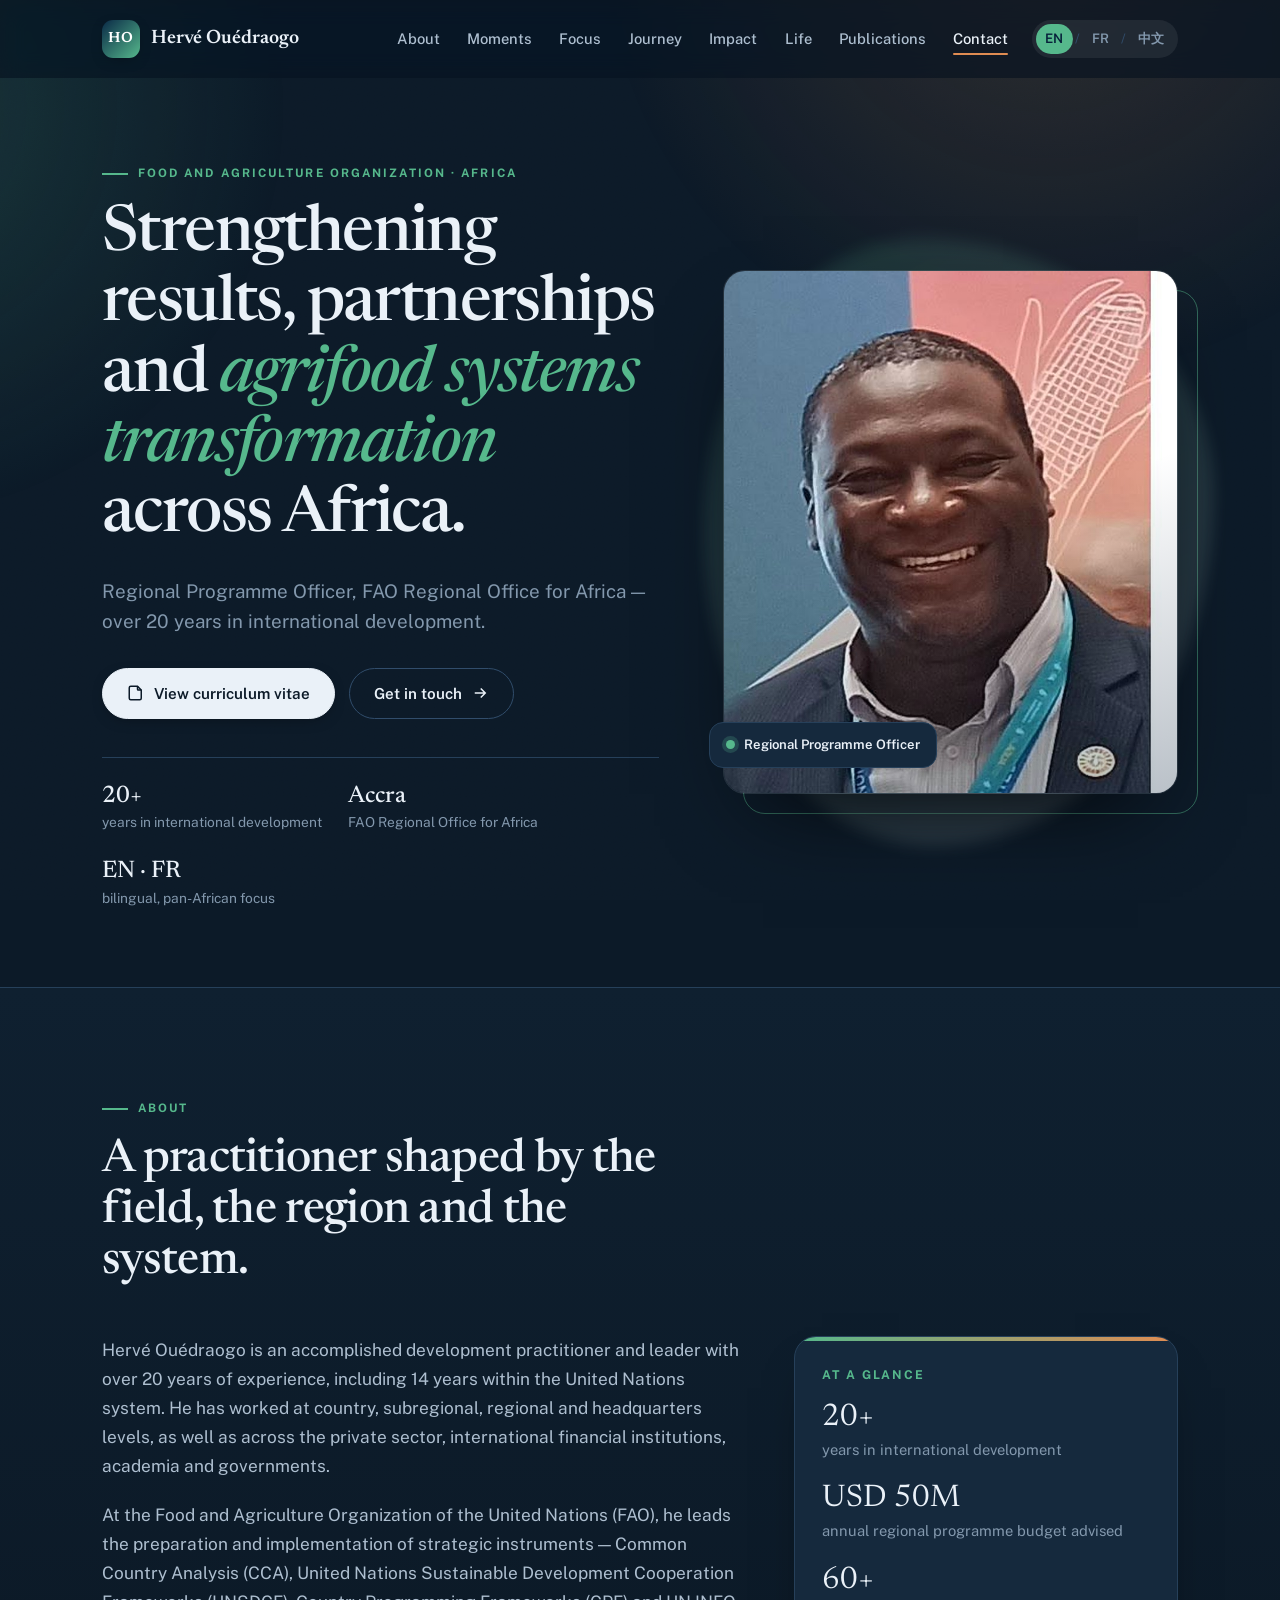
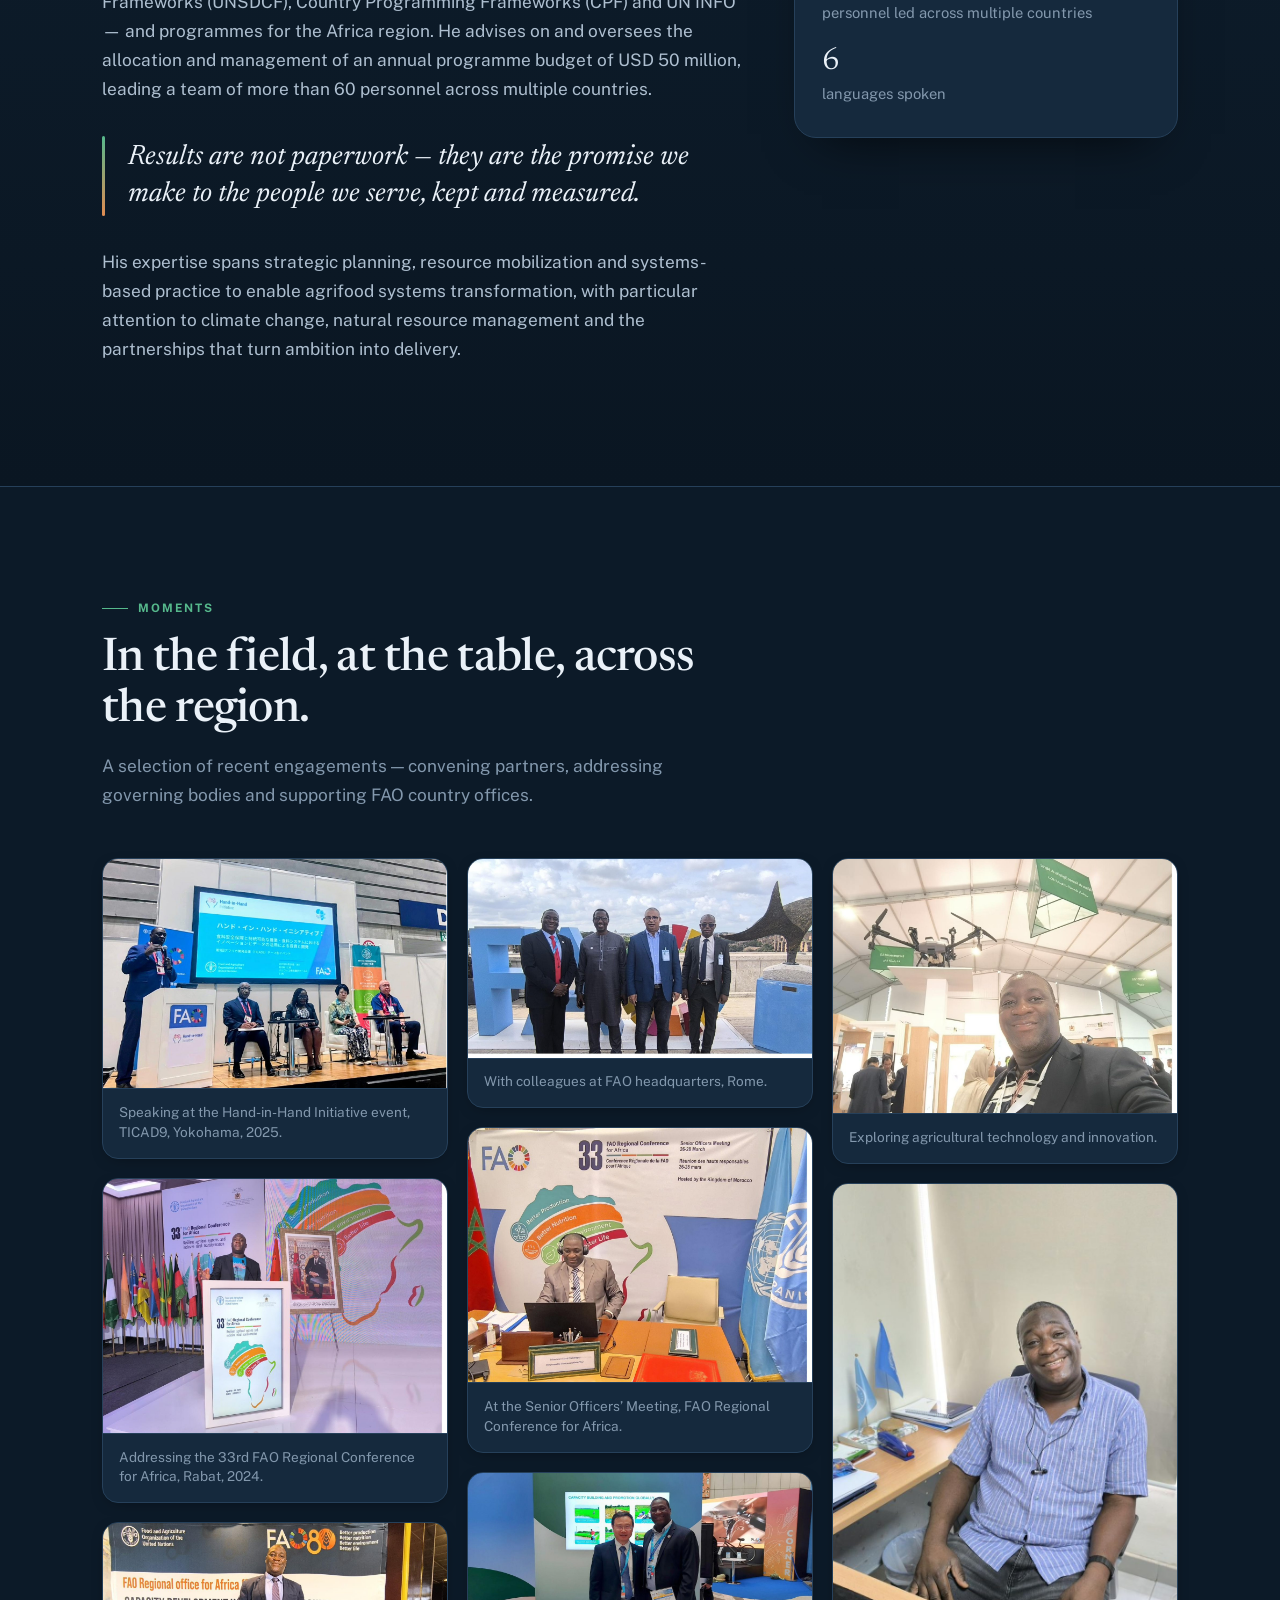
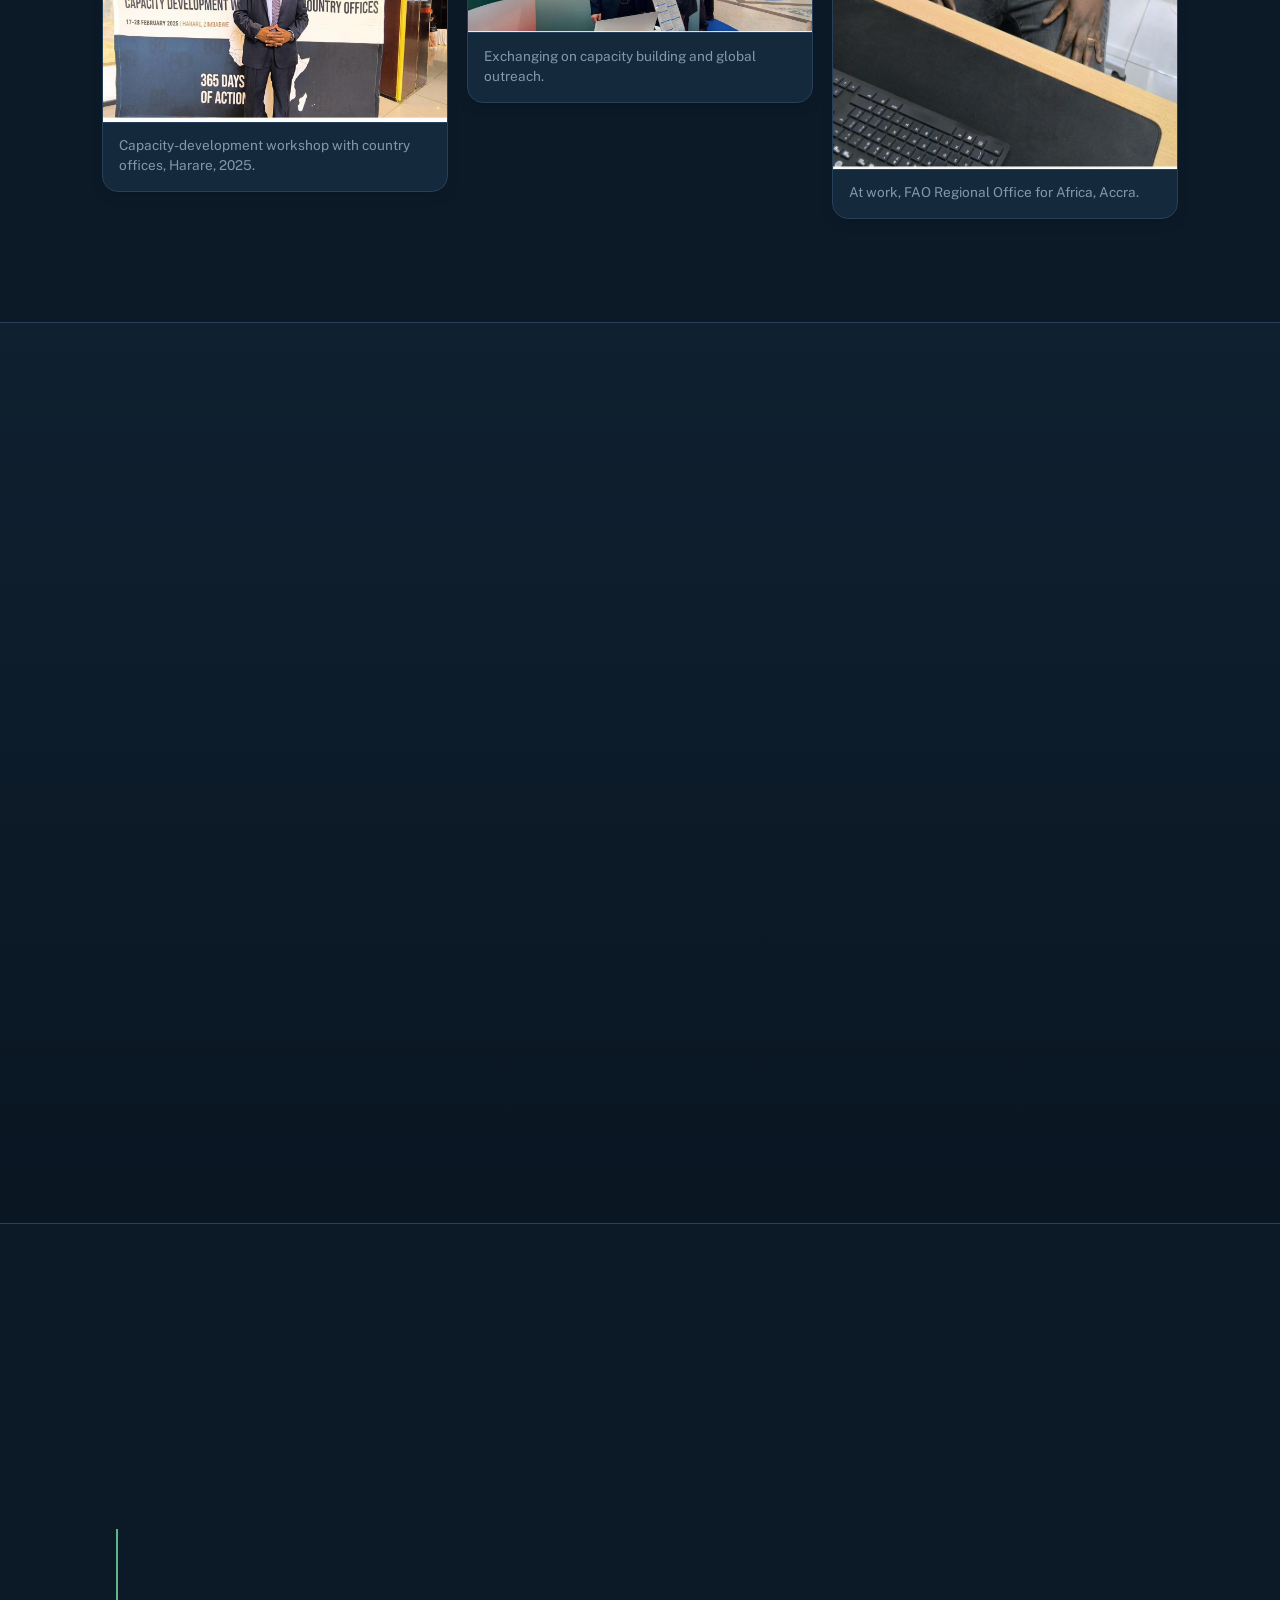
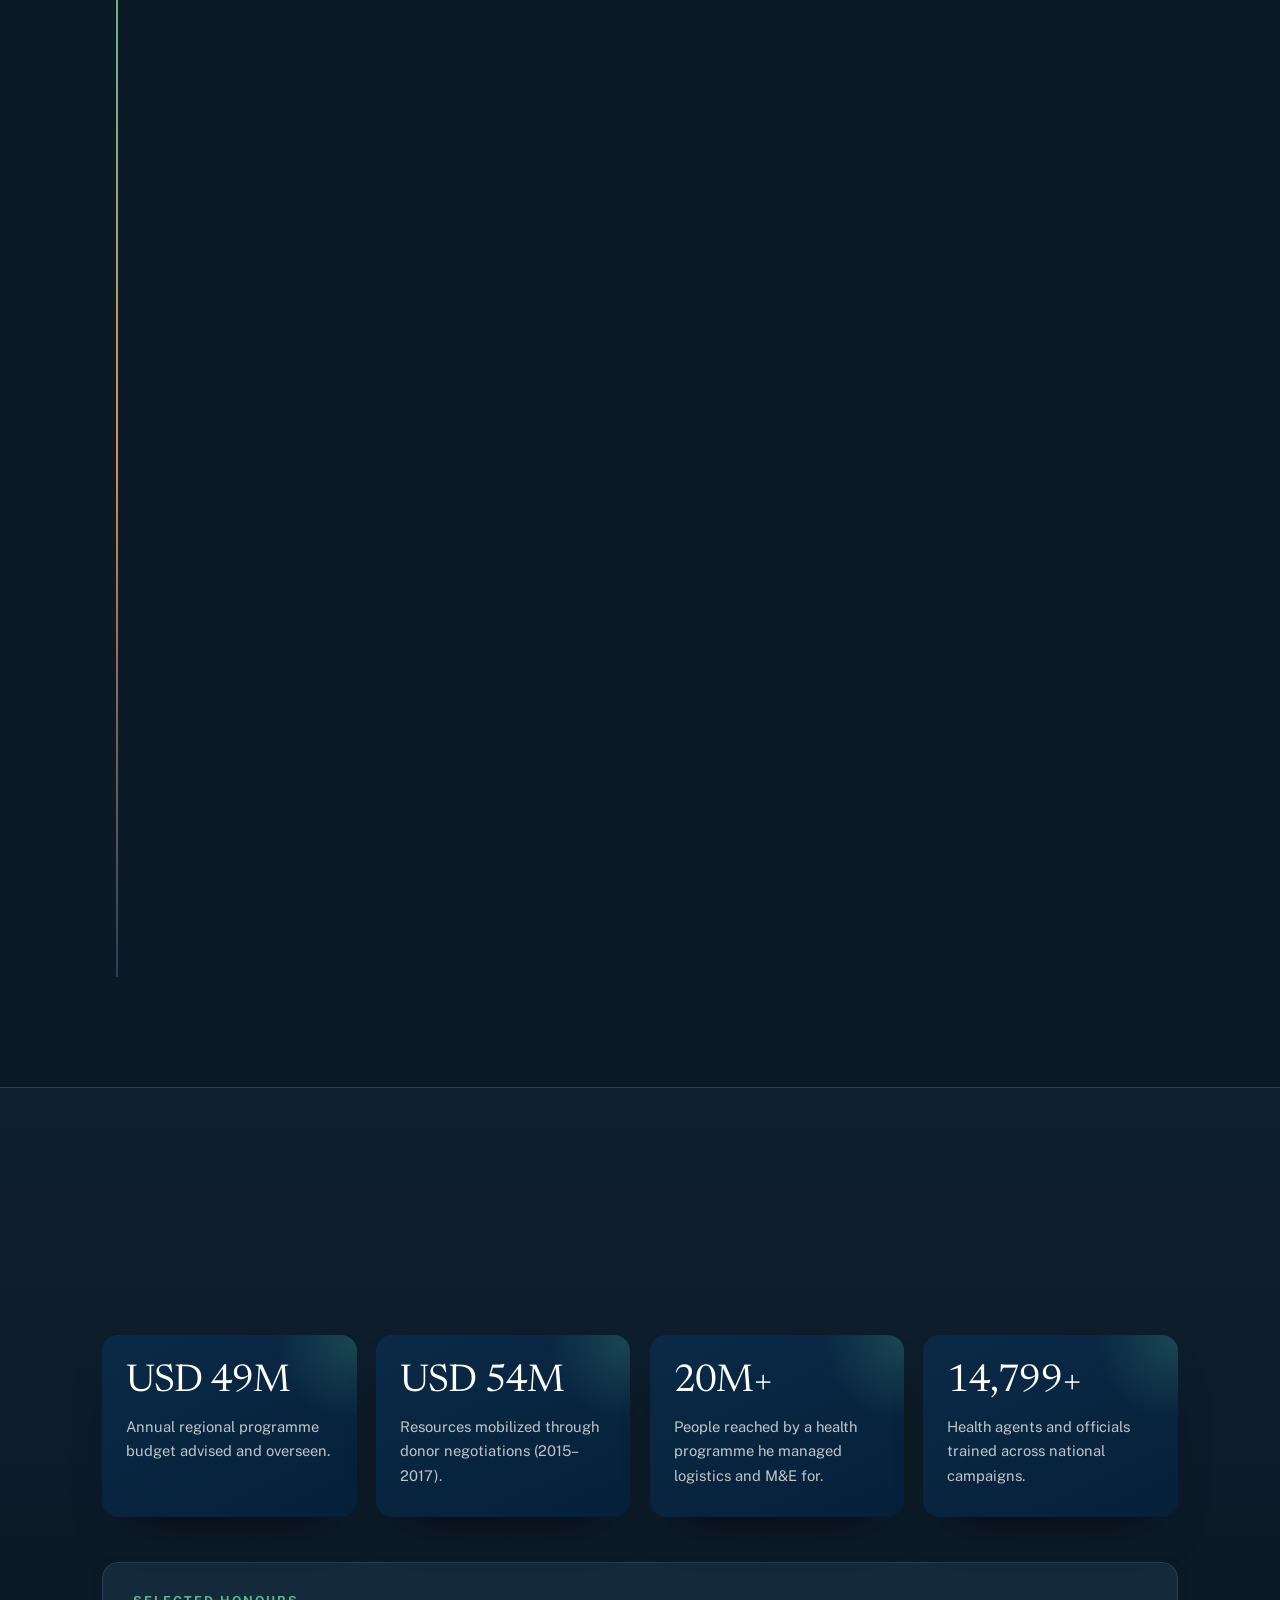
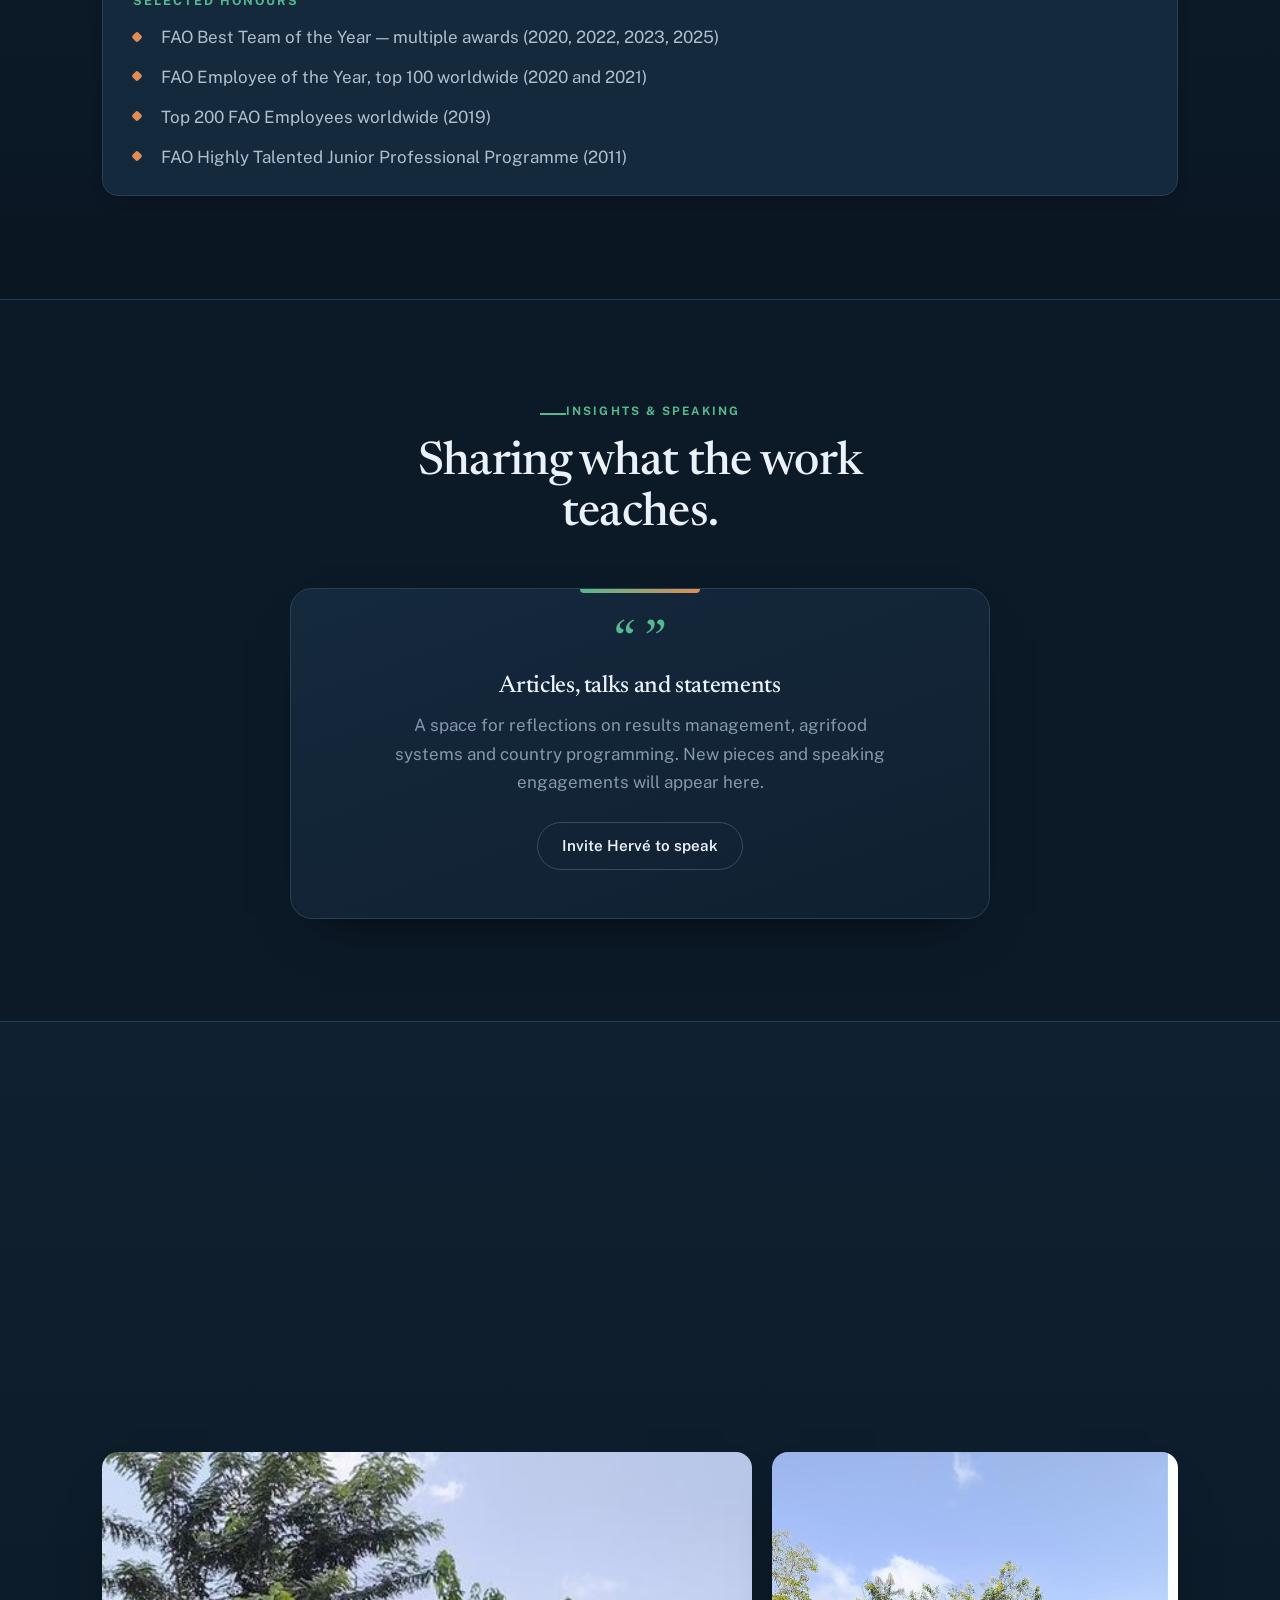
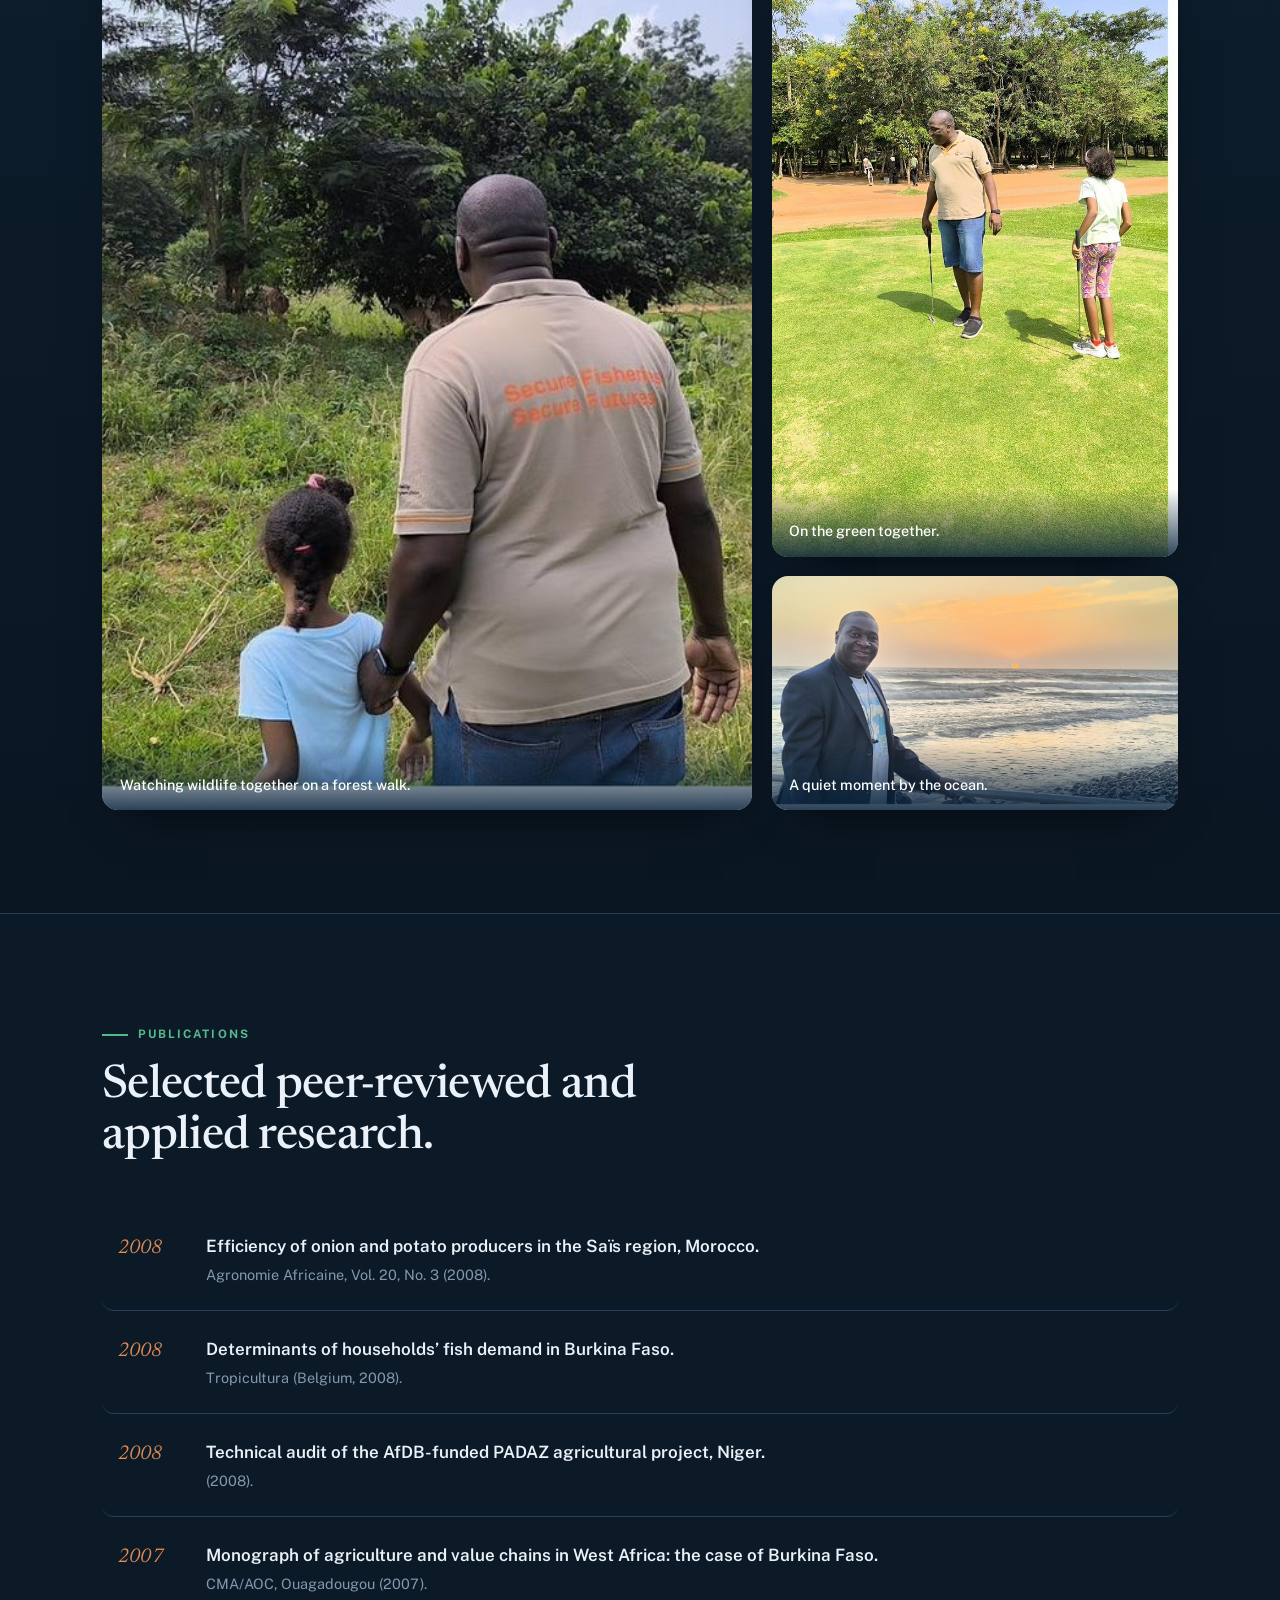
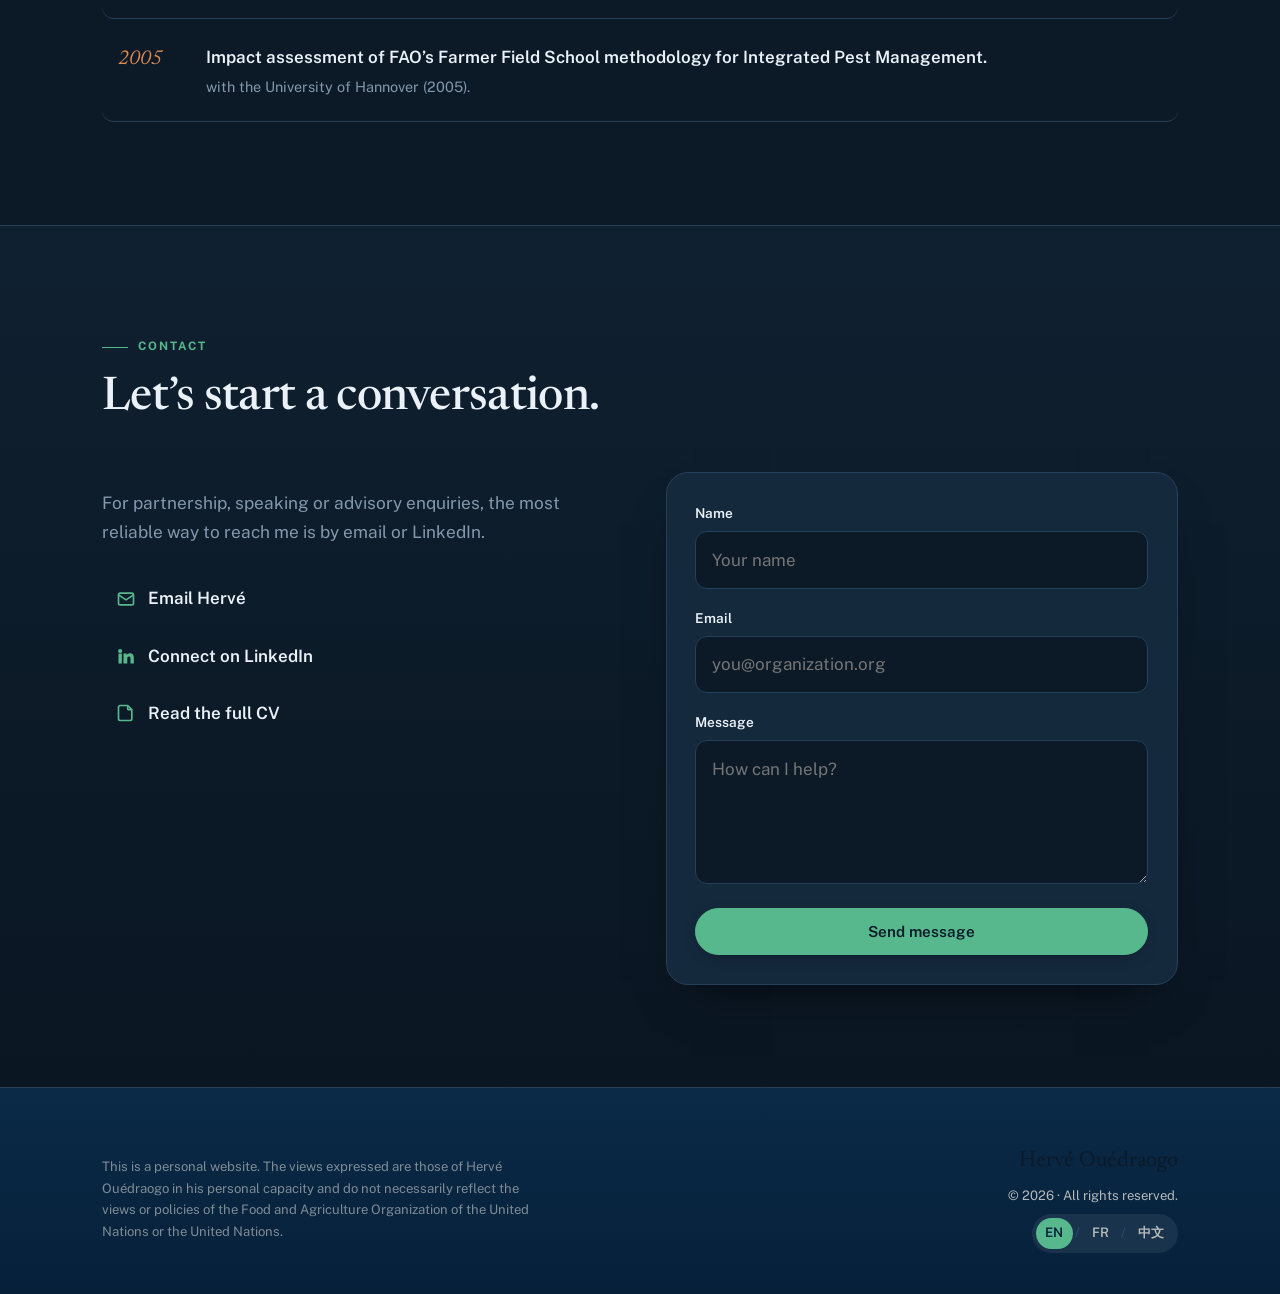
<file: index.html>
<!DOCTYPE html>
<html lang="en" data-theme="dark">
<head>
<meta charset="UTF-8" />
<meta name="viewport" content="width=device-width, initial-scale=1.0" />
<title>Hervé Ouédraogo — Development leader, FAO Regional Office for Africa</title>
<meta name="description" content="Hervé Ouédraogo — Regional Programme Officer at the FAO Regional Office for Africa. Over 20 years in results management, strategic planning and agrifood systems transformation across Africa." />
<link rel="canonical" href="https://www.herveouedraogo.com/" />

<!-- Open Graph / Twitter -->
<meta property="og:type" content="website" />
<meta property="og:title" content="Hervé Ouédraogo — Development leader, FAO Regional Office for Africa" />
<meta property="og:description" content="Results management, strategic planning and agrifood systems transformation across Africa." />
<meta property="og:url" content="https://www.herveouedraogo.com/" />
<meta property="og:image" content="https://www.herveouedraogo.com/assets/img/og-image.jpg" />
<meta name="twitter:card" content="summary_large_image" />
<meta name="twitter:title" content="Hervé Ouédraogo — Development leader, FAO Regional Office for Africa" />
<meta name="twitter:description" content="Results management, strategic planning and agrifood systems transformation across Africa." />
<meta name="twitter:image" content="https://www.herveouedraogo.com/assets/img/og-image.jpg" />

<link rel="icon" href="assets/img/favicon.svg" type="image/svg+xml" />
<link rel="preconnect" href="https://fonts.googleapis.com">
<link rel="preconnect" href="https://fonts.gstatic.com" crossorigin>
<link href="https://fonts.googleapis.com/css2?family=Newsreader:ital,opsz,wght@0,6..72,400;0,6..72,500;0,6..72,600;1,6..72,400&family=Public+Sans:wght@400;500;600;700&display=swap" rel="stylesheet">
<link rel="stylesheet" href="css/styles.css" />

<script type="application/ld+json">
{
  "@context":"https://schema.org",
  "@type":"Person",
  "name":"Hervé Ouédraogo",
  "jobTitle":"Regional Programme Officer (Results Management)",
  "worksFor":{"@type":"Organization","name":"Food and Agriculture Organization of the United Nations"},
  "address":{"@type":"PostalAddress","addressLocality":"Accra","addressCountry":"GH"},
  "url":"https://www.herveouedraogo.com/",
  "image":"https://www.herveouedraogo.com/assets/img/portrait.jpg",
  "knowsLanguage":["fr","en","it","ar"],
  "sameAs":["[[LINKEDIN_URL]]"]
}
</script>
</head>
<body>
<div class="grain" aria-hidden="true"></div>
<div class="progress" id="progress" aria-hidden="true"></div>
<a href="#main" class="skip" data-i18n="skip">Skip to content</a>

<!-- ===== NAV ===== -->
<header class="nav">
  <div class="wrap nav-inner">
    <a href="#top" class="brand"><span class="mono">HO</span>Hervé&nbsp;Ouédraogo</a>
    <nav class="nav-links" id="navlinks" aria-label="Primary">
      <a href="#about" data-i18n="nav_about">About</a>
      <a href="#moments" data-i18n="nav_moments">Moments</a>
      <a href="#focus" data-i18n="nav_focus">Focus</a>
      <a href="#journey" data-i18n="nav_journey">Journey</a>
      <a href="#impact" data-i18n="nav_impact">Impact</a>
      <a href="#life" data-i18n="nav_life">Life</a>
      <a href="#publications" data-i18n="nav_pubs">Publications</a>
      <a href="#contact" data-i18n="nav_contact">Contact</a>
      <span class="lang" aria-label="Language">
        <button data-lang="en" aria-pressed="true">EN</button><span>/</span><button data-lang="fr" aria-pressed="false">FR</button><span>/</span><button data-lang="zh" aria-pressed="false">中文</button>
      </span>
    </nav>
    <button class="menu-btn" id="menuBtn" aria-label="Open menu" aria-expanded="false" aria-controls="navlinks">
      <svg viewBox="0 0 24 24" fill="none" stroke="currentColor" stroke-width="2"><path d="M3 6h18M3 12h18M3 18h18"/></svg>
    </button>
  </div>
</header>

<main id="main">
<span id="top"></span>

<!-- ===== HERO ===== -->
<section class="hero">
  <div class="wrap hero-grid">
    <div class="reveal stagger">
      <span class="eyebrow" data-i18n="hero_eyebrow">Food and Agriculture Organization · Africa</span>
      <h1>
        <span data-i18n="hero_h1a">Strengthening results, partnerships and</span>
        <span class="accent" data-i18n="hero_h1b">agrifood systems transformation</span>
        <span data-i18n="hero_h1c">across Africa.</span>
      </h1>
      <p class="hero-sub" data-i18n="hero_sub">Regional Programme Officer, FAO Regional Office for Africa — over 20 years in international development.</p>
      <div class="cta-row">
        <a href="cv.html" class="btn btn-primary">
          <svg viewBox="0 0 24 24" fill="none" stroke="currentColor" stroke-width="2"><path d="M14 3v4a1 1 0 0 0 1 1h4"/><path d="M5 3h9l5 5v11a2 2 0 0 1-2 2H5a2 2 0 0 1-2-2V5a2 2 0 0 1 2-2z"/></svg>
          <span data-i18n="hero_cta1">View curriculum vitae</span>
        </a>
        <a href="#contact" class="btn btn-ghost">
          <span data-i18n="hero_cta2">Get in touch</span>
          <svg viewBox="0 0 24 24" fill="none" stroke="currentColor" stroke-width="2"><path d="M5 12h14M13 6l6 6-6 6"/></svg>
        </a>
      </div>
      <div class="hero-meta">
        <div class="m"><strong>20+</strong><span data-i18n="glance_1">years in international development</span></div>
        <div class="m"><strong>Accra</strong><span data-i18n="hero_m2">FAO Regional Office for Africa</span></div>
        <div class="m"><strong>EN · FR</strong><span data-i18n="hero_m3">bilingual, pan-African focus</span></div>
      </div>
    </div>
    <div class="portrait-frame reveal">
      <span class="blob" aria-hidden="true"></span>
      <div class="portrait">
        <img src="assets/img/portrait.jpg" alt="Portrait of Hervé Ouédraogo" />
      </div>
      <div class="badge"><span class="dot"></span><span data-i18n="badge">Regional Programme Officer</span></div>
    </div>
  </div>
</section>

<!-- ===== ABOUT ===== -->
<section id="about" class="alt">
  <div class="wrap">
    <div class="section-head reveal">
      <span class="eyebrow" data-i18n="about_eyebrow">About</span>
      <h2 data-i18n="about_h2">A practitioner shaped by the field, the region and the system.</h2>
    </div>
    <div class="about-grid">
      <div class="about-body reveal">
        <p data-i18n="about_p1">Hervé Ouédraogo is an accomplished development practitioner and leader with over 20 years of experience, including 14 years within the United Nations system. He has worked at country, subregional, regional and headquarters levels, as well as across the private sector, international financial institutions, academia and governments.</p>
        <p data-i18n="about_p2">At the Food and Agriculture Organization of the United Nations (FAO), he leads the preparation and implementation of strategic instruments — Common Country Analysis (CCA), United Nations Sustainable Development Cooperation Frameworks (UNSDCF), Country Programming Frameworks (CPF) and UN INFO — and programmes for the Africa region. He advises on and oversees the allocation and management of an annual programme budget of USD 50 million, leading a team of more than 60 personnel across multiple countries.</p>
        <blockquote class="pullquote" data-i18n="about_quote">Results are not paperwork — they are the promise we make to the people we serve, kept and measured.</blockquote>
        <p data-i18n="about_p3">His expertise spans strategic planning, resource mobilization and systems-based practice to enable agrifood systems transformation, with particular attention to climate change, natural resource management and the partnerships that turn ambition into delivery.</p>
      </div>
      <aside class="glance reveal" aria-label="At a glance">
        <h3 data-i18n="glance_title">At a glance</h3>
        <dl>
          <div><dt>20+</dt><dd data-i18n="glance_1">years in international development</dd></div>
          <div><dt>USD 50M</dt><dd data-i18n="glance_2">annual regional programme budget advised</dd></div>
          <div><dt>60+</dt><dd data-i18n="glance_3">personnel led across multiple countries</dd></div>
          <div><dt>6</dt><dd data-i18n="glance_4">languages spoken</dd></div>
        </dl>
      </aside>
    </div>
  </div>
</section>

<!-- ===== MOMENTS ===== -->
<section id="moments">
  <div class="wrap">
    <div class="section-head reveal">
      <span class="eyebrow" data-i18n="moments_eyebrow">Moments</span>
      <h2 data-i18n="moments_h2">In the field, at the table, across the region.</h2>
      <p data-i18n="moments_sub">A selection of recent engagements — convening partners, addressing governing bodies and supporting FAO country offices.</p>
    </div>
    <div class="gallery reveal">
      <figure class="shot"><div class="imgwrap"><img src="assets/img/moment-speaking-ticad.jpg" loading="lazy" alt="Hervé Ouédraogo speaking at a Hand-in-Hand Initiative event during TICAD9" /></div><figcaption data-i18n="cap_ticad">Speaking at the Hand-in-Hand Initiative event, TICAD9, Yokohama, 2025.</figcaption></figure>
      <figure class="shot"><div class="imgwrap"><img src="assets/img/moment-speaking-rabat.jpg" loading="lazy" alt="Hervé Ouédraogo addressing the 33rd FAO Regional Conference for Africa in Rabat" /></div><figcaption data-i18n="cap_rabat">Addressing the 33rd FAO Regional Conference for Africa, Rabat, 2024.</figcaption></figure>
      <figure class="shot"><div class="imgwrap"><img src="assets/img/moment-harare-banner.jpg" loading="lazy" alt="At an FAO capacity-development workshop in Harare" /></div><figcaption data-i18n="cap_harare">Capacity-development workshop with country offices, Harare, 2025.</figcaption></figure>
      <figure class="shot"><div class="imgwrap"><img src="assets/img/moment-fao-hq-rome.jpg" loading="lazy" alt="With colleagues at FAO headquarters in Rome" /></div><figcaption data-i18n="cap_rome">With colleagues at FAO headquarters, Rome.</figcaption></figure>
      <figure class="shot"><div class="imgwrap"><img src="assets/img/moment-som-chair.jpg" loading="lazy" alt="At the Senior Officers' Meeting of the FAO Regional Conference for Africa" /></div><figcaption data-i18n="cap_som">At the Senior Officers’ Meeting, FAO Regional Conference for Africa.</figcaption></figure>
      <figure class="shot"><div class="imgwrap"><img src="assets/img/moment-capacity.jpg" loading="lazy" alt="Exchanging on capacity building and global outreach" /></div><figcaption data-i18n="cap_capacity">Exchanging on capacity building and global outreach.</figcaption></figure>
      <figure class="shot"><div class="imgwrap"><img src="assets/img/moment-agritech-drone.jpg" loading="lazy" alt="Visiting an agricultural technology and innovation exhibition" /></div><figcaption data-i18n="cap_agritech">Exploring agricultural technology and innovation.</figcaption></figure>
      <figure class="shot"><div class="imgwrap"><img src="assets/img/moment-office.jpg" loading="lazy" alt="Hervé Ouédraogo at work at the FAO Regional Office for Africa" /></div><figcaption data-i18n="cap_office">At work, FAO Regional Office for Africa, Accra.</figcaption></figure>
    </div>
  </div>
</section>

<!-- ===== FOCUS ===== -->
<section id="focus" class="alt">
  <div class="wrap">
    <div class="section-head reveal">
      <span class="eyebrow" data-i18n="focus_eyebrow">Focus areas</span>
      <h2 data-i18n="focus_h2">Where the work concentrates.</h2>
      <p data-i18n="focus_p">From results frameworks to financing, a set of interlocking competencies built across two decades.</p>
    </div>
    <div class="cards">
      <article class="card reveal"><span class="num">01</span><h3 data-i18n="f1_t">Results-based management</h3><p data-i18n="f1_d">Corporate monitoring, evaluation and reporting that connect activities to measurable outcomes.</p></article>
      <article class="card reveal"><span class="num">02</span><h3 data-i18n="f2_t">Strategic planning</h3><p data-i18n="f2_d">CCA, UNSDCF, CPF and UN INFO — the instruments that align FAO with national priorities.</p></article>
      <article class="card reveal"><span class="num">03</span><h3 data-i18n="f3_t">Agrifood systems transformation</h3><p data-i18n="f3_d">Programmes addressing climate change, natural resource management and food security.</p></article>
      <article class="card reveal"><span class="num">04</span><h3 data-i18n="f4_t">Resource mobilization</h3><p data-i18n="f4_d">Positioning within the donor community and structuring partnerships with resource partners and IFIs.</p></article>
      <article class="card reveal"><span class="num">05</span><h3 data-i18n="f5_t">Hand-in-Hand Initiative</h3><p data-i18n="f5_d">Regional Focal Point for Francophone countries, supporting investment and finance planning.</p></article>
      <article class="card reveal"><span class="num">06</span><h3 data-i18n="f6_t">Digital transformation</h3><p data-i18n="f6_d">Driving the SCOPE initiative and data-driven delivery within country programming.</p></article>
      <article class="card reveal"><span class="num">07</span><h3 data-i18n="f7_t">Capacity development</h3><p data-i18n="f7_d">Theory of change, project cycle management and the mentoring of country-level teams.</p></article>
      <article class="card reveal"><span class="num">08</span><h3 data-i18n="f8_t">Partnerships &amp; coordination</h3><p data-i18n="f8_d">Inter-agency collaboration across the United Nations system and with regional bodies.</p></article>
    </div>
  </div>
</section>

<!-- ===== JOURNEY ===== -->
<section id="journey">
  <div class="wrap">
    <div class="section-head reveal">
      <span class="eyebrow" data-i18n="journey_eyebrow">Career journey</span>
      <h2 data-i18n="journey_h2">Two decades, four continents of collaboration.</h2>
    </div>
    <div class="timeline">
      <div class="tl-item now reveal"><span class="tl-years">2018 — <span data-i18n="present">present</span></span><h3 data-i18n="j1_t">Regional Programme Officer (Results Management)</h3><div class="tl-org" data-i18n="j1_o">FAO Regional Office for Africa (RAF), Accra</div><p data-i18n="j1_d">Co-leads strategic development and advises on a USD 50 million annual programme budget; Regional Focal Point for the Hand-in-Hand Initiative (Francophone countries).</p></div>
      <div class="tl-item reveal"><span class="tl-years">2015 — 2017</span><h3 data-i18n="j2_t">Regional Monitoring and Evaluation Officer for Africa</h3><div class="tl-org" data-i18n="j2_o">FAO Regional Office for Africa (RAF)</div><p data-i18n="j2_d">Backstopped 47 country offices and four subregional offices; positioned FAO with donors, supporting USD 55 million in mobilized resources.</p></div>
      <div class="tl-item reveal"><span class="tl-years">2013 — 2015</span><h3 data-i18n="j3_t">Subregional Monitoring and Evaluation Officer</h3><div class="tl-org" data-i18n="j3_o">FAO Subregional Office for Eastern Africa (SFE)</div><p data-i18n="j3_d">Established monitoring and evaluation frameworks for eight countries and mobilized USD 4 million for subregional projects.</p></div>
      <div class="tl-item reveal"><span class="tl-years">2011 — 2013</span><h3 data-i18n="j4_t">Junior Professional Officer</h3><div class="tl-org" data-i18n="j4_o">FAO Headquarters, Rome</div><p data-i18n="j4_d">Supported emergency prevention systems and inter-agency early-warning and food-security assessment missions.</p></div>
      <div class="tl-item reveal"><span class="tl-years">2005 — 2011</span><h3 data-i18n="j5_t">Lecturer in Project Management</h3><div class="tl-org" data-i18n="j5_o">Université de Ouagadougou (IGEDD)</div><p data-i18n="j5_d">Delivered graduate courses on project cycle management, results-based management and theory of change.</p></div>
      <div class="tl-item reveal"><span class="tl-years">2004 — 2011</span><h3 data-i18n="j6_t">Earlier roles — evaluation &amp; development</h3><div class="tl-org" data-i18n="j6_o">JICA · UNDP/GEF · USAID/RTI International · CNRST · UNEP/GEF/ICRISAT</div><p data-i18n="j6_d">Economist, evaluation team leader and monitoring officer across bilateral, multilateral and research institutions.</p></div>
    </div>
  </div>
</section>

<!-- ===== IMPACT ===== -->
<section id="impact" class="alt">
  <div class="wrap">
    <div class="section-head reveal">
      <span class="eyebrow" data-i18n="impact_eyebrow">Impact &amp; recognition</span>
      <h2 data-i18n="impact_h2">Scale, measured in outcomes.</h2>
    </div>
    <div class="impact-grid reveal stagger">
      <div class="stat"><div class="fig" data-prefix="USD " data-target="50" data-suffix="M">USD 50M</div><p data-i18n="s1">Annual regional programme budget advised and overseen.</p></div>
      <div class="stat"><div class="fig" data-prefix="USD " data-target="55" data-suffix="M">USD 55M</div><p data-i18n="s2">Resources mobilized through donor negotiations (2015–2017).</p></div>
      <div class="stat"><div class="fig" data-target="20" data-suffix="M+">20M+</div><p data-i18n="s3">People reached by a health programme he managed logistics and M&amp;E for.</p></div>
      <div class="stat"><div class="fig" data-target="15000" data-suffix="+" data-comma="1">15,000+</div><p data-i18n="s4">Health agents and officials trained across national campaigns.</p></div>
    </div>
    <div class="honours reveal">
      <h3 data-i18n="honours_title">Selected honours</h3>
      <ul>
        <li data-i18n="h1">FAO Best Team of the Year — multiple awards (2020, 2022, 2023, 2025)</li>
        <li data-i18n="h2">FAO Employee of the Year, top 100 worldwide (2020 and 2021)</li>
        <li data-i18n="h3">Top 200 FAO Employees worldwide (2019)</li>
        <li data-i18n="h4">FAO Highly Talented Junior Professional Programme (2011)</li>
      </ul>
    </div>
  </div>
</section>

<!-- ===== INSIGHTS ===== -->
<section id="insights">
  <div class="wrap">
    <div class="section-head reveal" style="text-align:center;margin-left:auto;margin-right:auto;">
      <span class="eyebrow" style="display:block;" data-i18n="insights_eyebrow">Insights &amp; speaking</span>
      <h2 data-i18n="insights_h2">Sharing what the work teaches.</h2>
    </div>
    <div class="insights-box reveal">
      <div class="ic">“ ”</div>
      <h3 data-i18n="insights_t">Articles, talks and statements</h3>
      <p data-i18n="insights_p">A space for reflections on results management, agrifood systems and country programming. New pieces and speaking engagements will appear here.</p>
      <a href="#contact" class="btn btn-ghost"><span data-i18n="insights_cta">Invite Hervé to speak</span></a>
    </div>
  </div>
</section>

<!-- ===== WORK-LIFE BALANCE ===== -->
<section id="life" class="alt">
  <div class="wrap">
    <div class="section-head reveal">
      <span class="eyebrow" data-i18n="life_eyebrow">Beyond work</span>
      <h2 data-i18n="life_h2">Keeping perspective — and passing it on.</h2>
    </div>
    <p class="life-lede reveal" data-i18n="life_lede">Time with my family keeps the work in perspective. I make a point of <em>introducing my children to nature</em> — the wildlife, the land and the animals at the heart of the agrifood systems I work on every day.</p>
    <div class="life-grid reveal">
      <figure class="feature"><img src="assets/img/life-nature-antelope.jpg" loading="lazy" alt="Walking with family in a forest, watching an antelope graze" /><figcaption data-i18n="cap_nature">Watching wildlife together on a forest walk.</figcaption></figure>
      <figure><img src="assets/img/life-golf.jpg" loading="lazy" alt="On the golf green with my daughter" /><figcaption data-i18n="cap_golf">On the green together.</figcaption></figure>
      <figure><img src="assets/img/life-sunset.jpg" loading="lazy" alt="A quiet moment by the ocean at sunset" /><figcaption data-i18n="cap_sunset">A quiet moment by the ocean.</figcaption></figure>
    </div>
  </div>
</section>

<!-- ===== PUBLICATIONS ===== -->
<section id="publications">
  <div class="wrap">
    <div class="section-head reveal">
      <span class="eyebrow" data-i18n="pubs_eyebrow">Publications</span>
      <h2 data-i18n="pubs_h2">Selected peer-reviewed and applied research.</h2>
    </div>
    <div class="pubs">
      <article class="pub reveal"><span class="yr">2008</span><div class="meta"><span class="t" data-i18n="p1_t">Efficiency of onion and potato producers in the Saïs region, Morocco.</span><br><span class="src" data-i18n="p1_s">Agronomie Africaine, Vol. 20, No. 3 (2008).</span></div></article>
      <article class="pub reveal"><span class="yr">2008</span><div class="meta"><span class="t" data-i18n="p2_t">Determinants of households’ fish demand in Burkina Faso.</span><br><span class="src" data-i18n="p2_s">Tropicultura (Belgium, 2008).</span></div></article>
      <article class="pub reveal"><span class="yr">2008</span><div class="meta"><span class="t" data-i18n="p3_t">Technical audit of the AfDB-funded PADAZ agricultural project, Niger.</span><br><span class="src" data-i18n="p3_s">(2008).</span></div></article>
      <article class="pub reveal"><span class="yr">2007</span><div class="meta"><span class="t" data-i18n="p4_t">Monograph of agriculture and value chains in West Africa: the case of Burkina Faso.</span><br><span class="src" data-i18n="p4_s">CMA/AOC, Ouagadougou (2007).</span></div></article>
      <article class="pub reveal"><span class="yr">2005</span><div class="meta"><span class="t" data-i18n="p5_t">Impact assessment of FAO’s Farmer Field School methodology for Integrated Pest Management.</span><br><span class="src" data-i18n="p5_s">with the University of Hannover (2005).</span></div></article>
    </div>
  </div>
</section>

<!-- ===== CONTACT ===== -->
<section id="contact" class="alt">
  <div class="wrap">
    <div class="section-head reveal">
      <span class="eyebrow" data-i18n="contact_eyebrow">Contact</span>
      <h2 data-i18n="contact_h2">Let’s start a conversation.</h2>
    </div>
    <div class="contact-grid">
      <div class="contact-intro reveal">
        <p data-i18n="contact_intro">For partnership, speaking or advisory enquiries, the most reliable way to reach me is by email or LinkedIn.</p>
        <div class="contact-links">
          <a href="mailto:[[PUBLIC_EMAIL]]">
            <svg viewBox="0 0 24 24" fill="none" stroke="currentColor" stroke-width="2"><rect x="3" y="5" width="18" height="14" rx="2"/><path d="m3 7 9 6 9-6"/></svg>
            <span data-i18n="email">Email Hervé</span>
          </a>
          <a href="[[LINKEDIN_URL]]" target="_blank" rel="noopener">
            <svg viewBox="0 0 24 24" fill="currentColor"><path d="M4.98 3.5a2.5 2.5 0 1 1 0 5 2.5 2.5 0 0 1 0-5zM3 9h4v12H3zM9 9h3.8v1.7h.05c.53-1 1.83-2.05 3.77-2.05 4.03 0 4.78 2.65 4.78 6.1V21h-4v-5.4c0-1.29-.02-2.95-1.8-2.95-1.8 0-2.08 1.4-2.08 2.85V21H9z"/></svg>
            <span data-i18n="linkedin">Connect on LinkedIn</span>
          </a>
          <a href="cv.html">
            <svg viewBox="0 0 24 24" fill="none" stroke="currentColor" stroke-width="2"><path d="M14 3v4a1 1 0 0 0 1 1h4"/><path d="M5 3h9l5 5v11a2 2 0 0 1-2 2H5a2 2 0 0 1-2-2V5a2 2 0 0 1 2-2z"/></svg>
            <span data-i18n="contact_cv">Read the full CV</span>
          </a>
        </div>
      </div>
      <form action="[[FORMSPREE_ENDPOINT]]" method="POST" class="reveal" aria-label="Contact form">
        <div class="field"><label for="cname" data-i18n="form_name">Name</label><input id="cname" name="name" type="text" required placeholder="Your name" /></div>
        <div class="field"><label for="cemail" data-i18n="form_email">Email</label><input id="cemail" name="email" type="email" required placeholder="you@organization.org" /></div>
        <div class="field"><label for="cmsg" data-i18n="form_msg">Message</label><textarea id="cmsg" name="message" rows="4" required placeholder="How can I help?"></textarea></div>
        <button type="submit" class="btn btn-primary"><span data-i18n="form_send">Send message</span></button>
      </form>
    </div>
  </div>
</section>
</main>

<!-- ===== FOOTER ===== -->
<footer>
  <div class="wrap foot-inner">
    <p class="disclaimer" data-i18n="disclaimer">This is a personal website. The views expressed are those of Hervé Ouédraogo in his personal capacity and do not necessarily reflect the views or policies of the Food and Agriculture Organization of the United Nations or the United Nations.</p>
    <div class="foot-right">
      <div class="fbrand">Hervé Ouédraogo</div>
      <div>© <span id="year">2026</span> · <span data-i18n="foot_rights">All rights reserved.</span></div>
      <div class="lang" aria-label="Language" style="justify-content:flex-end;margin-top:.4rem;">
        <button data-lang="en" aria-pressed="true">EN</button><span>/</span><button data-lang="fr" aria-pressed="false">FR</button><span>/</span><button data-lang="zh" aria-pressed="false">中文</button>
      </div>
    </div>
  </div>
</footer>

<div class="lightbox" id="lightbox" aria-hidden="true" role="dialog" aria-modal="true" aria-label="Image viewer"><button class="lb-btn lb-close" id="lbClose" aria-label="Close"><svg viewBox="0 0 24 24" fill="none" stroke="currentColor" stroke-width="2"><path d="M6 6l12 12M18 6 6 18"/></svg></button><button class="lb-btn lb-prev" id="lbPrev" aria-label="Previous image"><svg viewBox="0 0 24 24" fill="none" stroke="currentColor" stroke-width="2"><path d="M15 6l-6 6 6 6"/></svg></button><figure><img id="lbImg" alt="" /><figcaption id="lbCap"></figcaption></figure><button class="lb-btn lb-next" id="lbNext" aria-label="Next image"><svg viewBox="0 0 24 24" fill="none" stroke="currentColor" stroke-width="2"><path d="M9 6l6 6-6 6"/></svg></button></div>

<script src="js/main.js"></script>
</body>
</html>
</file>
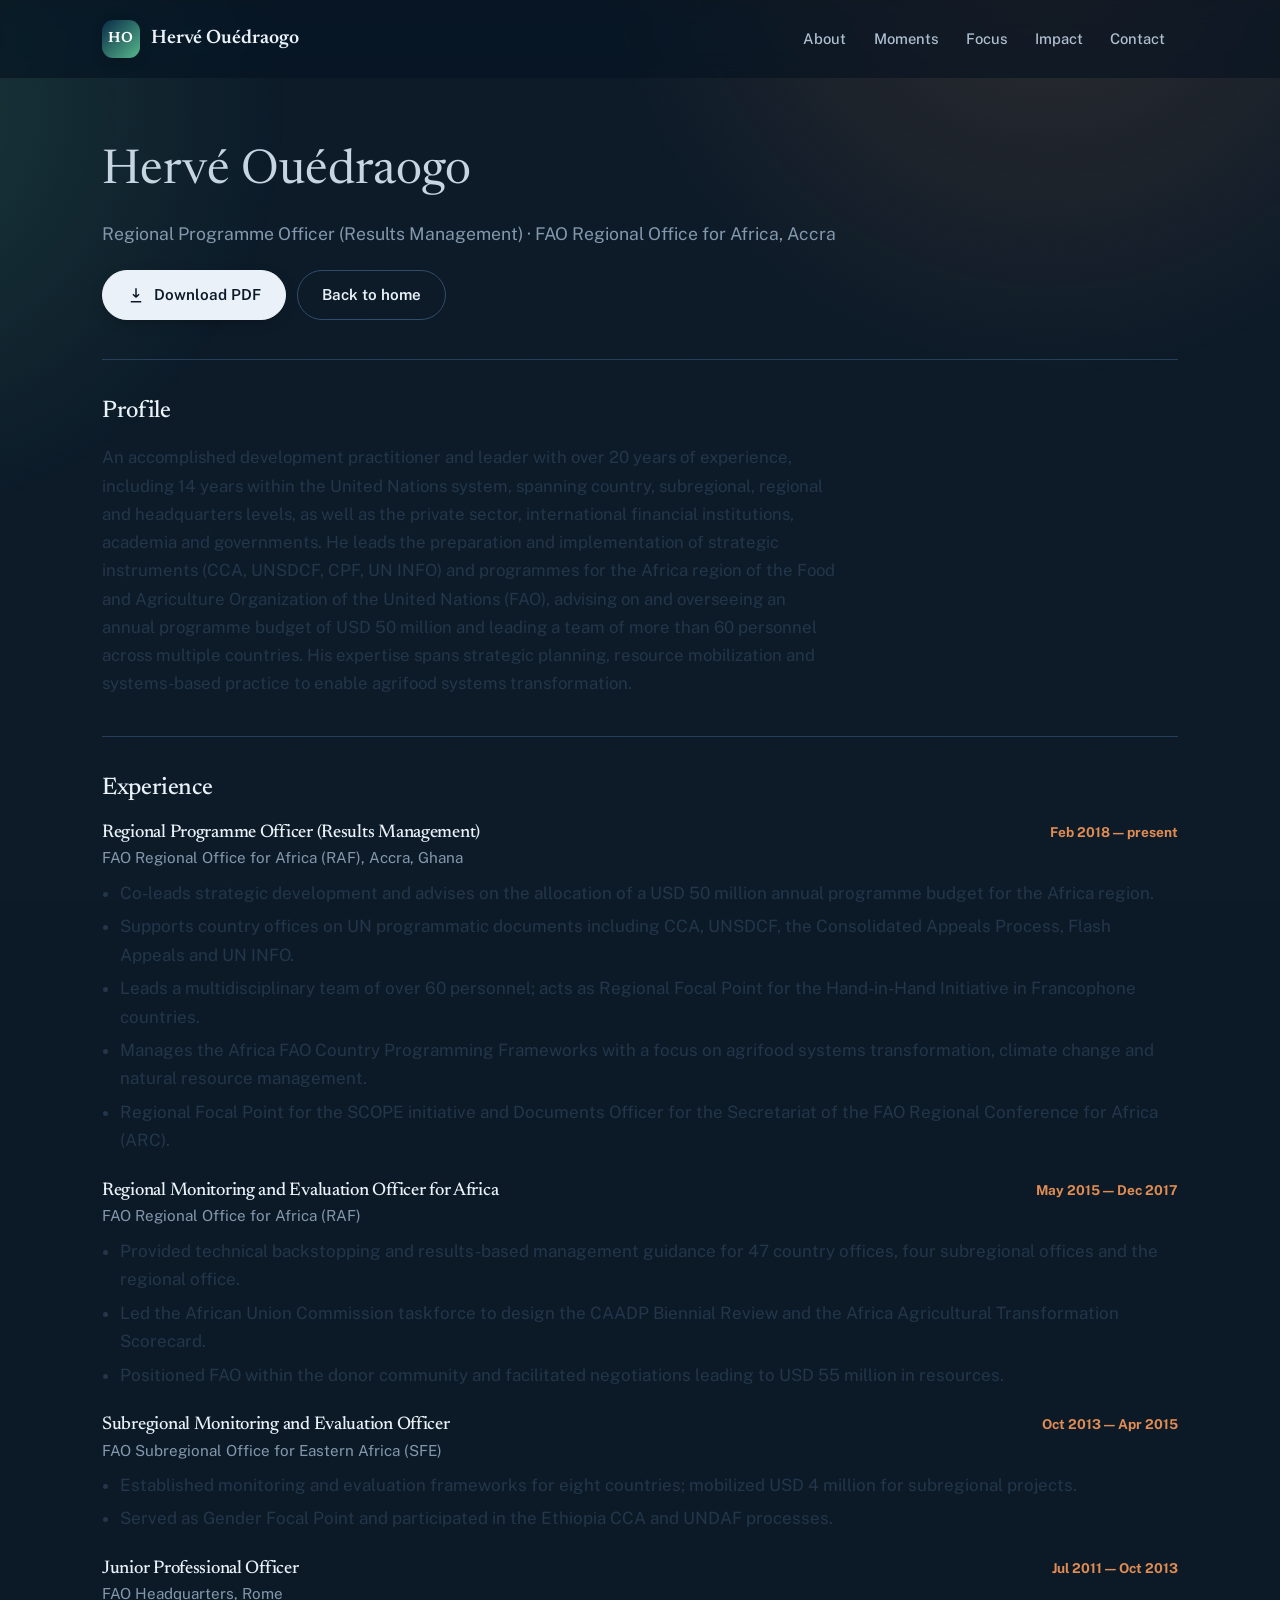
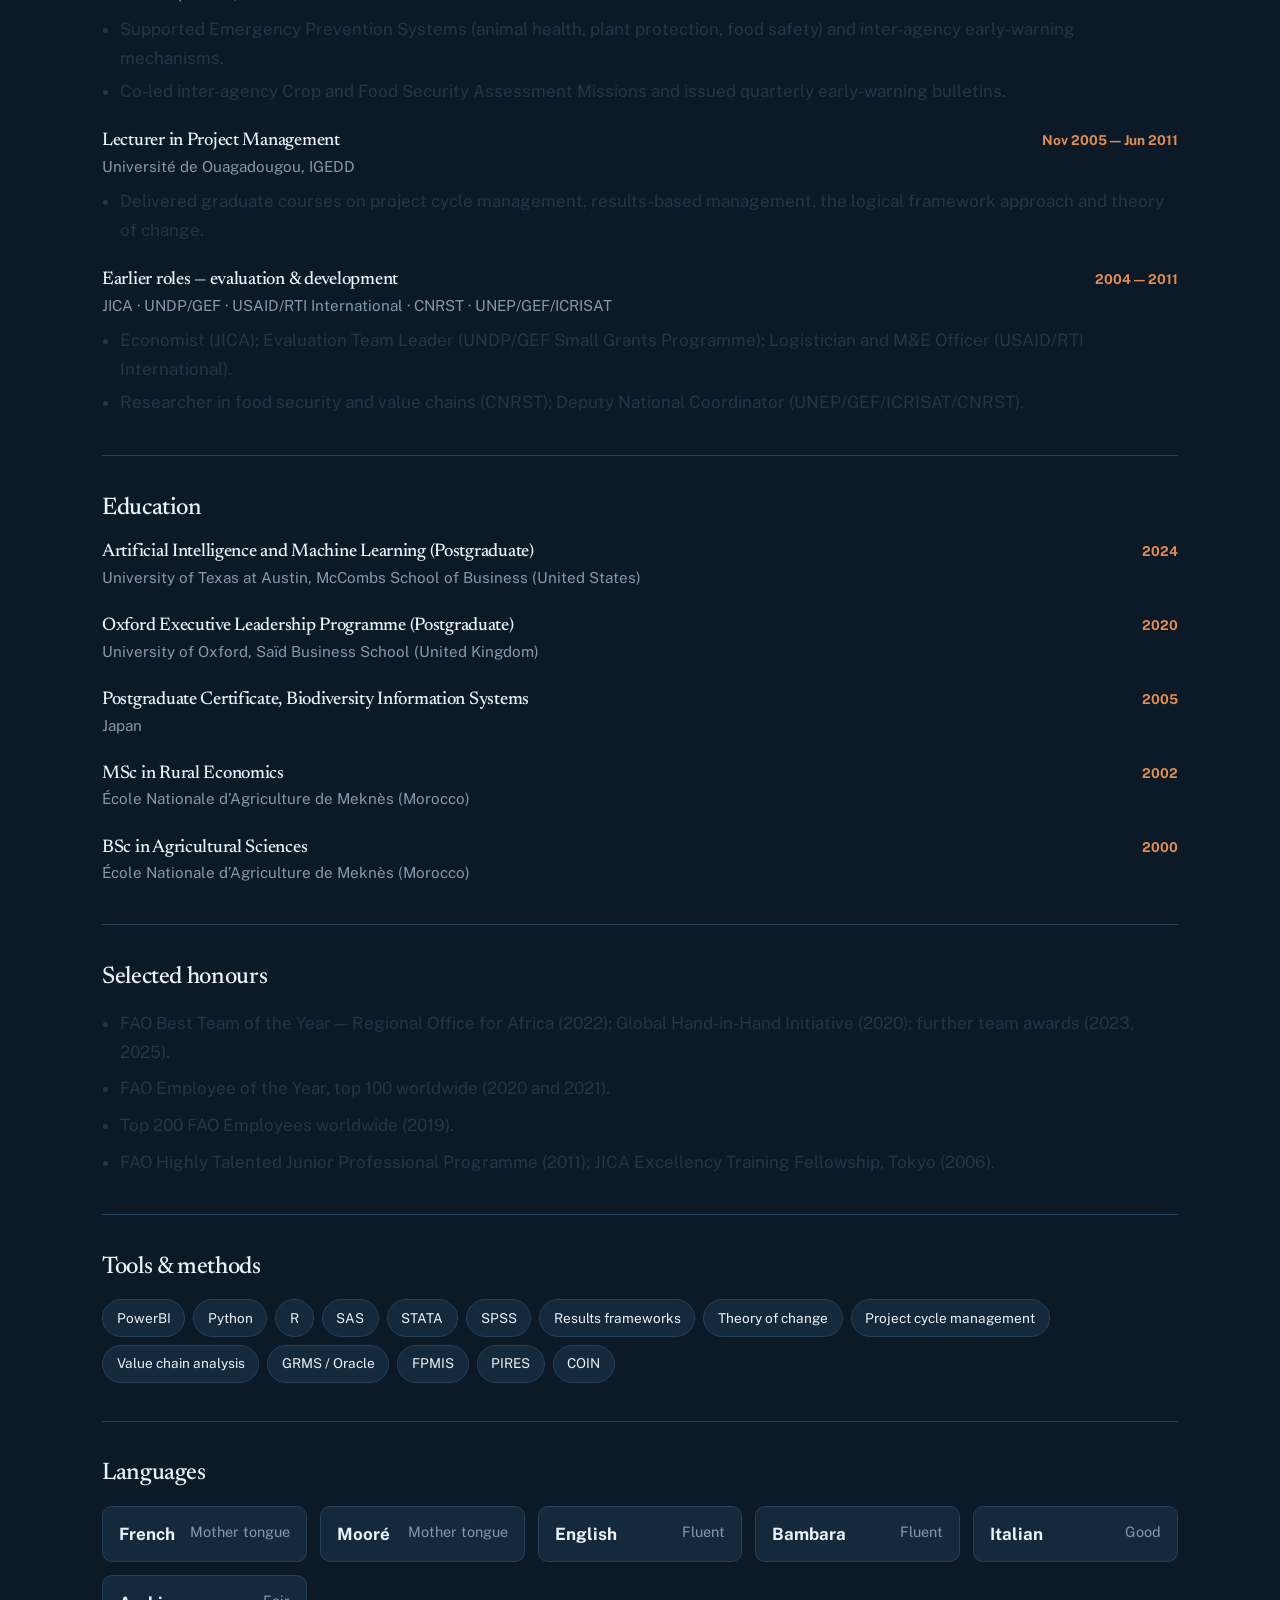
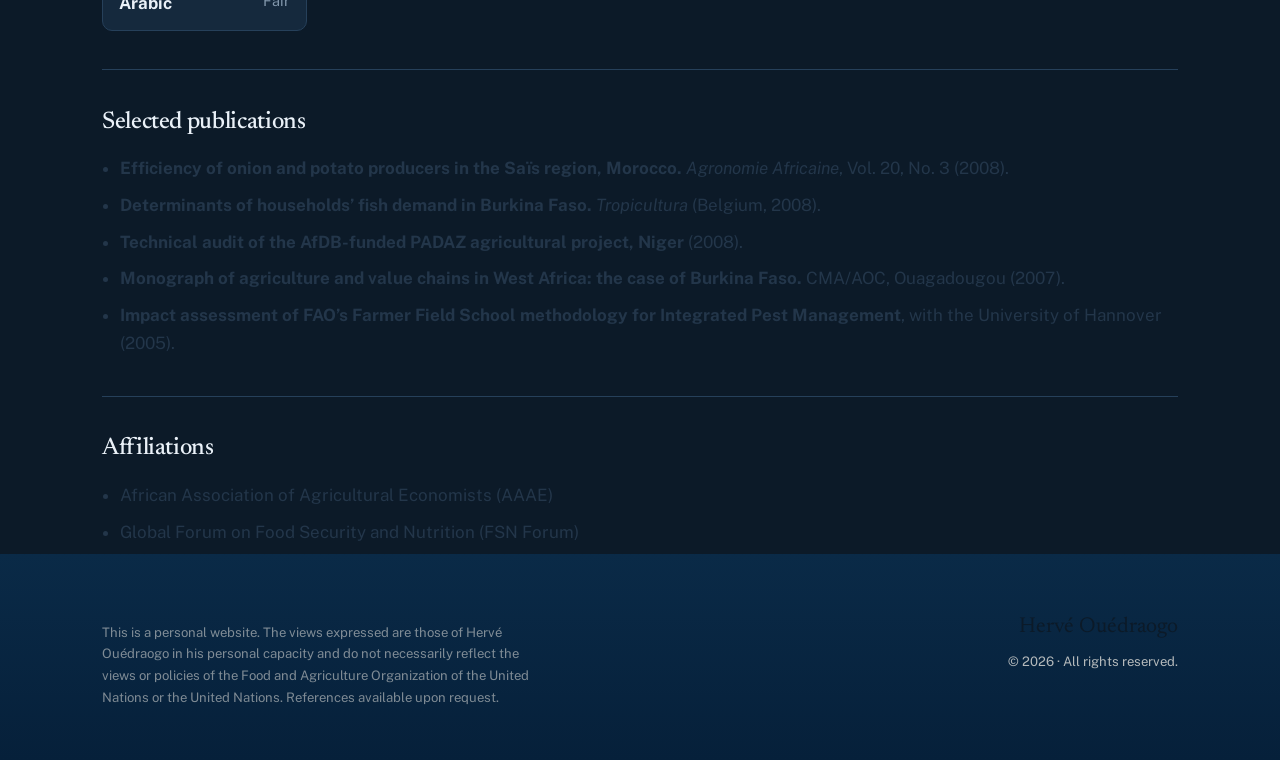
<file: cv.html>
<!DOCTYPE html>
<html lang="en" data-theme="dark">
<head>
<meta charset="UTF-8" />
<meta name="viewport" content="width=device-width, initial-scale=1.0" />
<title>Curriculum vitae — Hervé Ouédraogo</title>
<meta name="description" content="Full curriculum vitae of Hervé Ouédraogo — Regional Programme Officer, FAO Regional Office for Africa." />
<link rel="canonical" href="https://www.herveouedraogo.com/cv.html" />
<link rel="icon" href="assets/img/favicon.svg" type="image/svg+xml" />
<link rel="preconnect" href="https://fonts.googleapis.com">
<link rel="preconnect" href="https://fonts.gstatic.com" crossorigin>
<link href="https://fonts.googleapis.com/css2?family=Newsreader:ital,opsz,wght@0,6..72,400;0,6..72,500;0,6..72,600;1,6..72,400&family=Public+Sans:wght@400;500;600;700&display=swap" rel="stylesheet">
<link rel="stylesheet" href="css/styles.css" />
<style>
  .cv-hero{padding:clamp(2.2rem,5vw,3.4rem) 0 0;}
  .cv-hero .name{font-family:var(--serif);font-size:clamp(2rem,5vw,3rem);}
  .cv-hero .role{color:var(--muted);font-size:1.1rem;margin:.4rem 0 1.3rem;}
  .cv-actions{display:flex;flex-wrap:wrap;gap:.7rem;margin-bottom:.6rem;}
  .cv{padding:2.4rem 0 0;border-top:1px solid var(--line);margin-top:2.4rem;}
  .cv:first-of-type{border-top:none;margin-top:1.4rem;}
  .cv > h2{font-size:1.5rem;margin-bottom:1.2rem;color:var(--ink);}
  .cv .lead{font-size:1.05rem;color:#23364a;max-width:74ch;}
  .entry{margin-bottom:1.5rem;}
  .entry .row{display:flex;justify-content:space-between;flex-wrap:wrap;gap:.3rem 1rem;align-items:baseline;}
  .entry h3{font-size:1.15rem;}
  .entry .yrs{font-size:.85rem;font-weight:700;color:var(--accent);white-space:nowrap;}
  .entry .org{color:var(--muted);font-size:.95rem;margin:.1rem 0 .5rem;}
  .entry ul{margin:.2rem 0 0;padding-left:1.1rem;}
  .entry li{margin:.3rem 0;color:#23364a;}
  .taglist{display:flex;flex-wrap:wrap;gap:.5rem;}
  .tag{background:var(--surface);border:1px solid var(--line);border-radius:999px;padding:.4rem .85rem;font-size:.85rem;color:var(--ink);}
  .lang-grid{display:grid;grid-template-columns:repeat(auto-fill,minmax(170px,1fr));gap:.8rem;}
  .lang-item{background:var(--surface);border:1px solid var(--line);border-radius:10px;padding:.8rem 1rem;display:flex;justify-content:space-between;gap:.5rem;}
  .lang-item strong{color:var(--ink);} .lang-item span{color:var(--muted);font-size:.9rem;}
  .pub-list,.aff-list{margin:0;padding-left:1.1rem;}
  .pub-list li,.aff-list li{margin:.5rem 0;color:#23364a;}
  @media print{
    .nav,.cv-actions,footer .lang,.grain,.progress{display:none!important;}
    body::before{display:none!important;}
    body{background:#fff!important;}
  }
</style>
</head>
<body>
<div class="grain" aria-hidden="true"></div>
<div class="progress" id="progress" aria-hidden="true"></div>
<a href="#main" class="skip">Skip to content</a>

<header class="nav">
  <div class="wrap nav-inner">
    <a href="index.html" class="brand"><span class="mono">HO</span>Hervé&nbsp;Ouédraogo</a>
    <nav class="nav-links" id="navlinks" aria-label="Primary">
      <a href="index.html#about">About</a>
      <a href="index.html#moments">Moments</a>
      <a href="index.html#focus">Focus</a>
      <a href="index.html#impact">Impact</a>
      <a href="index.html#contact">Contact</a>
    </nav>
    <button class="menu-btn" id="menuBtn" aria-label="Open menu" aria-expanded="false" aria-controls="navlinks">
      <svg viewBox="0 0 24 24" fill="none" stroke="currentColor" stroke-width="2"><path d="M3 6h18M3 12h18M3 18h18"/></svg>
    </button>
  </div>
</header>

<main id="main">
<div class="wrap">

  <section class="cv-hero">
    <div class="name">Hervé Ouédraogo</div>
    <div class="role">Regional Programme Officer (Results Management) · FAO Regional Office for Africa, Accra</div>
    <div class="cv-actions">
      <a href="assets/cv/Herve-Ouedraogo-CV.pdf" class="btn btn-primary" download>
        <svg viewBox="0 0 24 24" fill="none" stroke="currentColor" stroke-width="2"><path d="M12 3v12m0 0 4-4m-4 4-4-4"/><path d="M5 21h14"/></svg>
        Download PDF
      </a>
      <a href="index.html" class="btn btn-ghost">Back to home</a>
    </div>
  </section>

  <section class="cv">
    <h2>Profile</h2>
    <p class="lead">An accomplished development practitioner and leader with over 20 years of experience, including 14 years within the United Nations system, spanning country, subregional, regional and headquarters levels, as well as the private sector, international financial institutions, academia and governments. He leads the preparation and implementation of strategic instruments (CCA, UNSDCF, CPF, UN INFO) and programmes for the Africa region of the Food and Agriculture Organization of the United Nations (FAO), advising on and overseeing an annual programme budget of USD 50 million and leading a team of more than 60 personnel across multiple countries. His expertise spans strategic planning, resource mobilization and systems-based practice to enable agrifood systems transformation.</p>
  </section>

  <section class="cv">
    <h2>Experience</h2>

    <div class="entry">
      <div class="row"><h3>Regional Programme Officer (Results Management)</h3><span class="yrs">Feb 2018 — present</span></div>
      <div class="org">FAO Regional Office for Africa (RAF), Accra, Ghana</div>
      <ul>
        <li>Co-leads strategic development and advises on the allocation of a USD 50 million annual programme budget for the Africa region.</li>
        <li>Supports country offices on UN programmatic documents including CCA, UNSDCF, the Consolidated Appeals Process, Flash Appeals and UN INFO.</li>
        <li>Leads a multidisciplinary team of over 60 personnel; acts as Regional Focal Point for the Hand-in-Hand Initiative in Francophone countries.</li>
        <li>Manages the Africa FAO Country Programming Frameworks with a focus on agrifood systems transformation, climate change and natural resource management.</li>
        <li>Regional Focal Point for the SCOPE initiative and Documents Officer for the Secretariat of the FAO Regional Conference for Africa (ARC).</li>
      </ul>
    </div>

    <div class="entry">
      <div class="row"><h3>Regional Monitoring and Evaluation Officer for Africa</h3><span class="yrs">May 2015 — Dec 2017</span></div>
      <div class="org">FAO Regional Office for Africa (RAF)</div>
      <ul>
        <li>Provided technical backstopping and results-based management guidance for 47 country offices, four subregional offices and the regional office.</li>
        <li>Led the African Union Commission taskforce to design the CAADP Biennial Review and the Africa Agricultural Transformation Scorecard.</li>
        <li>Positioned FAO within the donor community and facilitated negotiations leading to USD 55 million in resources.</li>
      </ul>
    </div>

    <div class="entry">
      <div class="row"><h3>Subregional Monitoring and Evaluation Officer</h3><span class="yrs">Oct 2013 — Apr 2015</span></div>
      <div class="org">FAO Subregional Office for Eastern Africa (SFE)</div>
      <ul>
        <li>Established monitoring and evaluation frameworks for eight countries; mobilized USD 4 million for subregional projects.</li>
        <li>Served as Gender Focal Point and participated in the Ethiopia CCA and UNDAF processes.</li>
      </ul>
    </div>

    <div class="entry">
      <div class="row"><h3>Junior Professional Officer</h3><span class="yrs">Jul 2011 — Oct 2013</span></div>
      <div class="org">FAO Headquarters, Rome</div>
      <ul>
        <li>Supported Emergency Prevention Systems (animal health, plant protection, food safety) and inter-agency early-warning mechanisms.</li>
        <li>Co-led inter-agency Crop and Food Security Assessment Missions and issued quarterly early-warning bulletins.</li>
      </ul>
    </div>

    <div class="entry">
      <div class="row"><h3>Lecturer in Project Management</h3><span class="yrs">Nov 2005 — Jun 2011</span></div>
      <div class="org">Université de Ouagadougou, IGEDD</div>
      <ul>
        <li>Delivered graduate courses on project cycle management, results-based management, the logical framework approach and theory of change.</li>
      </ul>
    </div>

    <div class="entry">
      <div class="row"><h3>Earlier roles — evaluation &amp; development</h3><span class="yrs">2004 — 2011</span></div>
      <div class="org">JICA · UNDP/GEF · USAID/RTI International · CNRST · UNEP/GEF/ICRISAT</div>
      <ul>
        <li>Economist (JICA); Evaluation Team Leader (UNDP/GEF Small Grants Programme); Logistician and M&amp;E Officer (USAID/RTI International).</li>
        <li>Researcher in food security and value chains (CNRST); Deputy National Coordinator (UNEP/GEF/ICRISAT/CNRST).</li>
      </ul>
    </div>
  </section>

  <section class="cv">
    <h2>Education</h2>
    <div class="entry"><div class="row"><h3>Artificial Intelligence and Machine Learning (Postgraduate)</h3><span class="yrs">2024</span></div><div class="org">University of Texas at Austin, McCombs School of Business (United States)</div></div>
    <div class="entry"><div class="row"><h3>Oxford Executive Leadership Programme (Postgraduate)</h3><span class="yrs">2020</span></div><div class="org">University of Oxford, Saïd Business School (United Kingdom)</div></div>
    <div class="entry"><div class="row"><h3>Postgraduate Certificate, Biodiversity Information Systems</h3><span class="yrs">2005</span></div><div class="org">Japan</div></div>
    <div class="entry"><div class="row"><h3>MSc in Rural Economics</h3><span class="yrs">2002</span></div><div class="org">École Nationale d’Agriculture de Meknès (Morocco)</div></div>
    <div class="entry"><div class="row"><h3>BSc in Agricultural Sciences</h3><span class="yrs">2000</span></div><div class="org">École Nationale d’Agriculture de Meknès (Morocco)</div></div>
  </section>

  <section class="cv">
    <h2>Selected honours</h2>
    <ul class="aff-list">
      <li>FAO Best Team of the Year — Regional Office for Africa (2022); Global Hand-in-Hand Initiative (2020); further team awards (2023, 2025).</li>
      <li>FAO Employee of the Year, top 100 worldwide (2020 and 2021).</li>
      <li>Top 200 FAO Employees worldwide (2019).</li>
      <li>FAO Highly Talented Junior Professional Programme (2011); JICA Excellency Training Fellowship, Tokyo (2006).</li>
    </ul>
  </section>

  <section class="cv">
    <h2>Tools &amp; methods</h2>
    <div class="taglist">
      <span class="tag">PowerBI</span><span class="tag">Python</span><span class="tag">R</span><span class="tag">SAS</span><span class="tag">STATA</span><span class="tag">SPSS</span>
      <span class="tag">Results frameworks</span><span class="tag">Theory of change</span><span class="tag">Project cycle management</span><span class="tag">Value chain analysis</span>
      <span class="tag">GRMS / Oracle</span><span class="tag">FPMIS</span><span class="tag">PIRES</span><span class="tag">COIN</span>
    </div>
  </section>

  <section class="cv">
    <h2>Languages</h2>
    <div class="lang-grid">
      <div class="lang-item"><strong>French</strong><span>Mother tongue</span></div>
      <div class="lang-item"><strong>Mooré</strong><span>Mother tongue</span></div>
      <div class="lang-item"><strong>English</strong><span>Fluent</span></div>
      <div class="lang-item"><strong>Bambara</strong><span>Fluent</span></div>
      <div class="lang-item"><strong>Italian</strong><span>Good</span></div>
      <div class="lang-item"><strong>Arabic</strong><span>Fair</span></div>
    </div>
  </section>

  <section class="cv">
    <h2>Selected publications</h2>
    <ul class="pub-list">
      <li><strong>Efficiency of onion and potato producers in the Saïs region, Morocco.</strong> <em>Agronomie Africaine</em>, Vol. 20, No. 3 (2008).</li>
      <li><strong>Determinants of households’ fish demand in Burkina Faso.</strong> <em>Tropicultura</em> (Belgium, 2008).</li>
      <li><strong>Technical audit of the AfDB-funded PADAZ agricultural project, Niger</strong> (2008).</li>
      <li><strong>Monograph of agriculture and value chains in West Africa: the case of Burkina Faso.</strong> CMA/AOC, Ouagadougou (2007).</li>
      <li><strong>Impact assessment of FAO’s Farmer Field School methodology for Integrated Pest Management</strong>, with the University of Hannover (2005).</li>
    </ul>
  </section>

  <section class="cv">
    <h2>Affiliations</h2>
    <ul class="aff-list">
      <li>African Association of Agricultural Economists (AAAE)</li>
      <li>Global Forum on Food Security and Nutrition (FSN Forum)</li>
    </ul>
  </section>

</div>
</main>

<footer>
  <div class="wrap foot-inner">
    <p class="disclaimer">This is a personal website. The views expressed are those of Hervé Ouédraogo in his personal capacity and do not necessarily reflect the views or policies of the Food and Agriculture Organization of the United Nations or the United Nations. References available upon request.</p>
    <div class="foot-right">
      <div class="fbrand">Hervé Ouédraogo</div>
      <div>© <span id="year">2026</span> · All rights reserved.</div>
    </div>
  </div>
</footer>

<script src="js/main.js"></script>
</body>
</html>
</file>
<file: css/styles.css>
/* ============================================================
   Hervé Ouédraogo — personal website
   Aesthetic: warm editorial modernism. Ink + parchment, teal &
   terracotta accents, layered depth, subtle grain, refined motion.
   Static, no build step.
   ============================================================ */
:root{
  --ink:#0A2A47; --ink-2:#06203a; --ink-soft:#21405a;
  --teal:#2E7D5B; --teal-2:#246a4c; --teal-glow:rgba(46,125,91,.16);
  --accent:#C0612C; --accent-2:#a8521f; --accent-glow:rgba(192,97,44,.14);
  --paper:#F6F2EA; --paper-2:#EFE8DB; --surface:#ffffff;
  --muted:#566578; --ink-text:#1d3145;
  --line:#e4ddcf; --line-2:#d8cfbd;
  --serif:'Newsreader',Georgia,'Times New Roman',serif;
  --sans:'Public Sans',system-ui,-apple-system,'Segoe UI',Roboto,sans-serif;
  --maxw:1180px;
  --shadow-sm:0 4px 14px -8px rgba(10,42,71,.30);
  --shadow:0 22px 48px -28px rgba(10,42,71,.45);
  --shadow-lg:0 40px 80px -40px rgba(10,42,71,.55);
  --r:16px; --r-lg:22px;
  --deep:#0A2A47; --deep-2:#06203a;   /* fixed dark navy, theme-independent */
}
*{box-sizing:border-box;}
html{scroll-behavior:smooth;}
body{
  margin:0;background:var(--paper);color:var(--ink-text);
  font-family:var(--sans);line-height:1.68;font-size:17px;
  -webkit-font-smoothing:antialiased;text-rendering:optimizeLegibility;
  overflow-x:hidden;
}
img{max-width:100%;display:block;}
a{color:var(--accent);}
::selection{background:var(--teal);color:#fff;}

/* grain + ambient color field */
.grain{position:fixed;inset:0;z-index:1;pointer-events:none;opacity:.045;mix-blend-mode:multiply;
  background-image:url("data:image/svg+xml,%3Csvg xmlns='http://www.w3.org/2000/svg' width='160' height='160'%3E%3Cfilter id='n'%3E%3CfeTurbulence type='fractalNoise' baseFrequency='0.85' numOctaves='2' stitchTiles='stitch'/%3E%3C/filter%3E%3Crect width='100%25' height='100%25' filter='url(%23n)'/%3E%3C/svg%3E");}
body::before{content:"";position:fixed;inset:0;z-index:0;pointer-events:none;
  background:
    radial-gradient(60vw 60vw at 82% -8%, var(--accent-glow), transparent 60%),
    radial-gradient(55vw 55vw at -10% 12%, var(--teal-glow), transparent 60%);}
main,header,footer{position:relative;z-index:2;}

.wrap{max-width:var(--maxw);margin:0 auto;padding:0 clamp(22px,5vw,52px);}
section{padding:clamp(4rem,8vw,7rem) 0;position:relative;}
section.alt{background:linear-gradient(180deg,#fbf8f2,var(--paper-2));border-block:1px solid var(--line);}

h1,h2,h3{font-family:var(--serif);font-weight:500;line-height:1.1;letter-spacing:-.015em;color:var(--ink);margin:0;}
.skip{position:absolute;left:-9999px;top:0;background:var(--ink);color:#fff;padding:.75rem 1.1rem;z-index:300;border-radius:0 0 10px 0;}
.skip:focus{left:0;}

/* eyebrow with leading rule */
.eyebrow{display:inline-flex;align-items:center;gap:.6rem;font-size:.73rem;font-weight:700;letter-spacing:.18em;text-transform:uppercase;color:var(--teal);margin-bottom:1rem;}
.eyebrow::before{content:"";width:26px;height:1.5px;background:var(--teal);display:inline-block;}
.section-head{max-width:60ch;margin-bottom:3rem;}
.section-head h2{font-size:clamp(1.9rem,4vw,2.9rem);}
.section-head p{color:var(--muted);font-size:1.08rem;margin:1rem 0 0;}

/* buttons */
.btn{display:inline-flex;align-items:center;gap:.55rem;font:600 .95rem/1 var(--sans);
  padding:.95rem 1.5rem;border-radius:999px;border:1.5px solid var(--ink);text-decoration:none;cursor:pointer;
  transition:transform .25s cubic-bezier(.2,.7,.3,1),background .25s ease,color .25s ease,box-shadow .25s ease;}
.btn svg{width:18px;height:18px;transition:transform .25s ease;}
.btn-primary{background:var(--ink);color:var(--paper);border-color:var(--ink);box-shadow:var(--shadow-sm);}
.btn-primary:hover{transform:translateY(-3px);background:var(--ink-2);box-shadow:var(--shadow);}
.btn-primary:hover svg{transform:translateX(3px);}
.btn-ghost{background:transparent;color:var(--ink);border-color:var(--line-2);}
.btn-ghost:hover{transform:translateY(-3px);background:var(--surface);border-color:var(--ink);box-shadow:var(--shadow-sm);}

/* scroll progress */
.progress{position:fixed;top:0;left:0;height:3px;width:0;z-index:200;
  background:linear-gradient(90deg,var(--teal),var(--accent));transition:width .1s linear;}

/* ===== NAV ===== */
.nav{position:sticky;top:0;z-index:100;transition:all .3s ease;}
.nav::after{content:"";position:absolute;inset:0;background:rgba(246,242,234,.72);backdrop-filter:saturate(160%) blur(12px);
  border-bottom:1px solid transparent;transition:border-color .3s ease,background .3s ease;z-index:-1;}
.nav.scrolled::after{background:rgba(246,242,234,.9);border-bottom-color:var(--line);box-shadow:0 10px 30px -24px rgba(10,42,71,.5);}
.nav-inner{display:flex;align-items:center;justify-content:space-between;height:78px;transition:height .3s ease;}
.nav.scrolled .nav-inner{height:64px;}
.brand{display:inline-flex;align-items:center;gap:.7rem;font-family:var(--serif);font-size:1.22rem;font-weight:600;color:var(--ink);text-decoration:none;}
.brand .mono{display:grid;place-items:center;width:38px;height:38px;border-radius:11px;color:#fff;font-size:.92rem;letter-spacing:.02em;
  background:linear-gradient(135deg,var(--deep),var(--teal));box-shadow:var(--shadow-sm);}
.nav-links{display:flex;align-items:center;gap:.1rem;}
.nav-links a{position:relative;color:var(--ink-soft);text-decoration:none;font-size:.92rem;font-weight:500;padding:.55rem .8rem;border-radius:8px;transition:color .2s ease;}
.nav-links a::after{content:"";position:absolute;left:.8rem;right:.8rem;bottom:.3rem;height:2px;background:var(--accent);border-radius:2px;transform:scaleX(0);transform-origin:center;transition:transform .28s cubic-bezier(.2,.7,.3,1);}
.nav-links a:hover{color:var(--ink);}
.nav-links a:hover::after,.nav-links a.active::after{transform:scaleX(1);}
.nav-links a.active{color:var(--ink);}
.lang{display:inline-flex;align-items:center;gap:.15rem;margin-left:.6rem;font-size:.82rem;padding:.25rem;background:rgba(10,42,71,.05);border-radius:999px;}
.lang button{background:none;border:none;font:inherit;font-weight:600;color:var(--muted);cursor:pointer;padding:.28rem .6rem;border-radius:999px;transition:all .2s ease;}
.lang button[aria-pressed="true"]{color:#fff;background:var(--ink);}
.lang span{color:var(--line-2);}
.menu-btn{display:none;background:none;border:none;color:var(--ink);cursor:pointer;padding:.3rem;}
.menu-btn svg{width:28px;height:28px;}

/* ===== HERO ===== */
.hero{padding-top:clamp(3rem,6vw,5rem);padding-bottom:clamp(3rem,6vw,5rem);}
.hero-grid{display:grid;grid-template-columns:1.1fr .9fr;gap:clamp(2rem,5vw,4.5rem);align-items:center;}
.hero h1{font-size:clamp(2.4rem,5.4vw,4rem);letter-spacing:-.025em;}
.hero h1 .accent{color:var(--teal);font-style:italic;}
.hero-sub{color:var(--muted);font-size:1.18rem;max-width:46ch;margin:1.5rem 0 2rem;line-height:1.6;}
.cta-row{display:flex;flex-wrap:wrap;gap:.9rem;}
.hero-meta{display:flex;flex-wrap:wrap;gap:1.6rem;margin-top:2.4rem;padding-top:1.6rem;border-top:1px solid var(--line);}
.hero-meta .m{font-size:.86rem;color:var(--muted);}
.hero-meta .m strong{display:block;font-family:var(--serif);font-size:1.5rem;color:var(--ink);font-weight:500;line-height:1;margin-bottom:.2rem;}

/* layered portrait */
.portrait-frame{position:relative;}
.portrait-frame .blob{position:absolute;inset:-6% -8% -10% -4%;border-radius:42% 58% 55% 45%/48% 42% 58% 52%;
  background:linear-gradient(150deg,var(--teal),var(--ink));opacity:.14;filter:blur(8px);z-index:-1;}
.portrait{position:relative;border-radius:var(--r-lg);overflow:hidden;box-shadow:var(--shadow-lg);aspect-ratio:4/4.6;
  border:1px solid rgba(255,255,255,.6);}
.portrait::after{content:"";position:absolute;inset:0;background:linear-gradient(160deg,transparent 50%,rgba(6,32,58,.28));}
.portrait img{width:100%;height:100%;object-fit:cover;object-position:center 20%;}
.portrait-frame::before{content:"";position:absolute;inset:20px -20px -20px 20px;border:1.5px solid var(--teal);border-radius:var(--r-lg);z-index:-1;opacity:.5;}
.badge{position:absolute;left:-14px;bottom:26px;background:var(--surface);border:1px solid var(--line);border-radius:14px;
  padding:.7rem 1rem;box-shadow:var(--shadow);display:flex;align-items:center;gap:.6rem;font-size:.82rem;font-weight:600;color:var(--ink);}
.badge .dot{width:9px;height:9px;border-radius:50%;background:var(--teal);box-shadow:0 0 0 4px var(--teal-glow);}

/* ===== ABOUT ===== */
.about-grid{display:grid;grid-template-columns:1.5fr .9fr;gap:clamp(1.8rem,4vw,3.4rem);align-items:start;}
.about-body p{font-size:1.08rem;color:var(--ink-soft);margin:0 0 1.2rem;}
.pullquote{font-family:var(--serif);font-size:clamp(1.35rem,2.6vw,1.75rem);font-style:italic;line-height:1.32;color:var(--ink);
  position:relative;padding:.4rem 0 .4rem 1.6rem;margin:1.8rem 0;}
.pullquote::before{content:"";position:absolute;left:0;top:.2rem;bottom:.2rem;width:3px;border-radius:3px;background:linear-gradient(var(--teal),var(--accent));}
.glance{background:var(--surface);border:1px solid var(--line);border-radius:var(--r-lg);padding:1.9rem 1.7rem;box-shadow:var(--shadow);position:relative;overflow:hidden;}
.glance::before{content:"";position:absolute;top:0;left:0;right:0;height:4px;background:linear-gradient(90deg,var(--teal),var(--accent));}
.glance h3{font-size:.76rem;letter-spacing:.16em;text-transform:uppercase;color:var(--teal);font-family:var(--sans);font-weight:700;margin-bottom:1.3rem;}
.glance dl{margin:0;display:grid;gap:1.3rem;}
.glance dt{font-family:var(--serif);font-size:1.95rem;color:var(--ink);line-height:1;}
.glance dd{margin:.3rem 0 0;color:var(--muted);font-size:.92rem;}

/* ===== FOCUS CARDS ===== */
.cards{display:grid;grid-template-columns:repeat(auto-fill,minmax(252px,1fr));gap:1.2rem;}
.card{position:relative;background:var(--surface);border:1px solid var(--line);border-radius:var(--r);padding:1.7rem 1.6rem 1.8rem;overflow:hidden;
  transition:transform .3s cubic-bezier(.2,.7,.3,1),box-shadow .3s ease,border-color .3s ease;}
.card::before{content:"";position:absolute;left:0;top:0;height:100%;width:3px;background:linear-gradient(var(--teal),var(--accent));transform:scaleY(0);transform-origin:top;transition:transform .35s ease;}
.card:hover{transform:translateY(-6px);box-shadow:var(--shadow);border-color:transparent;}
.card:hover::before{transform:scaleY(1);}
.card .num{font-family:var(--serif);font-size:2rem;color:var(--paper-2);line-height:1;position:absolute;top:1rem;right:1.2rem;font-style:italic;transition:color .3s ease;}
.card:hover .num{color:var(--accent-glow);}
.card h3{font-size:1.22rem;margin:.2rem 0 .55rem;max-width:14ch;}
.card p{margin:0;color:var(--muted);font-size:.96rem;}

/* ===== MOMENTS gallery ===== */
.gallery{columns:3 290px;column-gap:1.2rem;}
figure.shot{break-inside:avoid;margin:0 0 1.2rem;background:var(--surface);border:1px solid var(--line);border-radius:var(--r);overflow:hidden;box-shadow:var(--shadow-sm);
  transition:transform .4s cubic-bezier(.2,.7,.3,1),box-shadow .4s ease;}
figure.shot:hover{transform:translateY(-6px);box-shadow:var(--shadow);}
figure.shot .imgwrap{overflow:hidden;position:relative;}
figure.shot .imgwrap::after{content:"";position:absolute;inset:0;background:linear-gradient(160deg,transparent 60%,rgba(6,32,58,.12));opacity:0;transition:opacity .4s ease;}
figure.shot:hover .imgwrap::after{opacity:1;}
figure.shot img{width:100%;transition:transform .7s cubic-bezier(.2,.7,.3,1);}
figure.shot:hover img{transform:scale(1.06);}
figure.shot figcaption{padding:.85rem 1rem .95rem;font-size:.85rem;color:var(--muted);line-height:1.45;border-top:1px solid var(--line);}

/* ===== JOURNEY timeline ===== */
.timeline{position:relative;margin-left:.4rem;}
.timeline::before{content:"";position:absolute;left:8px;top:8px;bottom:8px;width:2px;background:linear-gradient(var(--teal),var(--accent),var(--line));}
.tl-item{position:relative;padding:0 0 2.2rem 2.6rem;}
.tl-item::before{content:"";position:absolute;left:1px;top:5px;width:16px;height:16px;border-radius:50%;background:var(--paper);border:3px solid var(--teal);transition:transform .3s ease;}
.tl-item.now::before{background:var(--teal);box-shadow:0 0 0 5px var(--teal-glow);}
.tl-item:hover::before{transform:scale(1.25);}
.tl-years{font-size:.8rem;font-weight:700;letter-spacing:.05em;color:var(--accent);text-transform:uppercase;}
.tl-item h3{font-size:1.22rem;margin:.25rem 0 .15rem;}
.tl-org{color:var(--muted);font-size:.93rem;margin-bottom:.5rem;}
.tl-item p{margin:0;color:var(--ink-soft);font-size:.98rem;max-width:64ch;}

/* ===== IMPACT ===== */
.impact-grid{display:grid;grid-template-columns:repeat(auto-fit,minmax(210px,1fr));gap:1.2rem;margin-bottom:2.8rem;}
.stat{position:relative;background:linear-gradient(155deg,var(--deep),var(--deep-2));color:var(--paper);border-radius:var(--r);padding:1.8rem 1.5rem;overflow:hidden;box-shadow:var(--shadow);}
.stat::before{content:"";position:absolute;top:-40%;right:-30%;width:160px;height:160px;border-radius:50%;background:radial-gradient(circle,var(--teal-glow),transparent 70%);}
.stat .fig{font-family:var(--serif);font-size:2.4rem;line-height:1;color:#fff;letter-spacing:-.02em;}
.stat p{margin:.8rem 0 0;font-size:.92rem;color:rgba(246,242,234,.78);}
.honours{background:var(--surface);border:1px solid var(--line);border-radius:var(--r);padding:1.9rem 1.9rem 1.5rem;box-shadow:var(--shadow-sm);}
.honours h3{font-size:.78rem;letter-spacing:.16em;text-transform:uppercase;color:var(--teal);font-family:var(--sans);font-weight:700;margin-bottom:1rem;}
.honours ul{margin:0;padding:0;list-style:none;display:grid;gap:.7rem;}
.honours li{position:relative;padding-left:1.7rem;color:var(--ink-soft);}
.honours li::before{content:"";position:absolute;left:0;top:.55em;width:8px;height:8px;border-radius:2px;background:var(--accent);transform:rotate(45deg);}

/* ===== INSIGHTS ===== */
.insights-box{max-width:700px;margin:0 auto;text-align:center;position:relative;
  background:linear-gradient(160deg,var(--surface),var(--paper-2));border:1px solid var(--line);border-radius:var(--r-lg);padding:3rem 2.2rem;box-shadow:var(--shadow);overflow:hidden;}
.insights-box::before{content:"";position:absolute;top:0;left:50%;transform:translateX(-50%);width:120px;height:4px;background:linear-gradient(90deg,var(--teal),var(--accent));border-radius:0 0 4px 4px;}
.insights-box .ic{font-family:var(--serif);font-size:3.4rem;color:var(--teal);line-height:.3;height:1.6rem;}
.insights-box h3{font-size:1.5rem;margin:.7rem 0 .7rem;}
.insights-box p{color:var(--muted);margin:0 auto 1.6rem;max-width:52ch;}

/* ===== WORK-LIFE ===== */
.life-lede{max-width:62ch;color:var(--muted);font-size:1.12rem;}
.life-lede em{color:var(--ink);font-style:italic;font-weight:500;}
.life-grid{display:grid;grid-template-columns:1.6fr 1fr;grid-template-rows:auto auto;gap:1.2rem;margin-top:2.6rem;}
.life-grid figure{margin:0;position:relative;border-radius:var(--r);overflow:hidden;box-shadow:var(--shadow);}
.life-grid figure img{width:100%;height:100%;object-fit:cover;transition:transform .8s cubic-bezier(.2,.7,.3,1);}
.life-grid figure:hover img{transform:scale(1.05);}
.life-grid .feature{grid-row:1 / span 2;}
.life-grid .feature img{min-height:100%;}
.life-grid figcaption{position:absolute;left:0;right:0;bottom:0;padding:2rem 1.1rem .95rem;color:#fff;font-size:.9rem;font-weight:500;line-height:1.4;
  background:linear-gradient(to top,rgba(6,32,58,.85),transparent);}

/* ===== PUBLICATIONS ===== */
.pubs{display:grid;gap:.2rem;}
.pub{display:grid;grid-template-columns:70px 1fr;gap:1.1rem;padding:1.3rem 1rem;border-radius:12px;border-bottom:1px solid var(--line);transition:background .25s ease,transform .25s ease;}
.pub:hover{background:var(--surface);transform:translateX(4px);box-shadow:var(--shadow-sm);border-color:transparent;}
.pub .yr{font-family:var(--serif);font-size:1.25rem;color:var(--accent);font-style:italic;}
.pub .t{font-weight:600;color:var(--ink);}
.pub .src{color:var(--muted);font-size:.9rem;}

/* ===== CONTACT ===== */
.contact-grid{display:grid;grid-template-columns:1fr 1fr;gap:clamp(1.8rem,4vw,3.4rem);align-items:start;}
.contact-intro p{color:var(--muted);font-size:1.08rem;}
.contact-links{display:grid;gap:.4rem;margin-top:1.6rem;}
.contact-links a{display:inline-flex;align-items:center;gap:.7rem;color:var(--ink);text-decoration:none;font-weight:600;padding:.7rem .9rem;border-radius:12px;transition:background .2s ease,transform .2s ease;}
.contact-links a svg{width:20px;height:20px;color:var(--teal);flex:none;}
.contact-links a:hover{background:var(--surface);transform:translateX(4px);box-shadow:var(--shadow-sm);}
form{background:var(--surface);border:1px solid var(--line);border-radius:var(--r-lg);padding:1.8rem;box-shadow:var(--shadow);}
form .field{margin-bottom:1.1rem;display:grid;gap:.4rem;}
form label{font-size:.85rem;font-weight:600;color:var(--ink);}
form input,form textarea{font:inherit;padding:.85rem .95rem;border:1.5px solid var(--line);border-radius:12px;background:var(--paper);color:var(--ink);transition:border-color .2s ease,background .2s ease;}
form input:focus,form textarea:focus{outline:none;border-color:var(--teal);background:#fff;box-shadow:0 0 0 4px var(--teal-glow);}
form .btn-primary{background:var(--teal);border-color:var(--teal);width:100%;justify-content:center;margin-top:.4rem;}
form .btn-primary:hover{background:var(--teal-2);}

/* ===== FOOTER ===== */
footer{background:linear-gradient(180deg,var(--deep),var(--deep-2));color:rgba(246,242,234,.72);padding:3.4rem 0 2.4rem;}
.foot-inner{display:flex;flex-wrap:wrap;justify-content:space-between;gap:1.8rem;align-items:flex-start;}
.disclaimer{max-width:56ch;font-size:.82rem;line-height:1.65;color:rgba(246,242,234,.5);}
.foot-right{text-align:right;font-size:.82rem;}
.foot-right .fbrand{font-family:var(--serif);font-size:1.35rem;color:var(--paper);margin-bottom:.4rem;}
.foot-right .lang{background:rgba(255,255,255,.08);}
.foot-right .lang button{color:rgba(246,242,234,.7);}
.foot-right .lang button[aria-pressed="true"]{color:var(--ink);background:var(--paper);}

/* ===== reveal / motion ===== */
.reveal{opacity:0;transform:translateY(28px);transition:opacity .8s cubic-bezier(.2,.7,.3,1),transform .8s cubic-bezier(.2,.7,.3,1);}
.reveal.in{opacity:1;transform:none;}
.hero .reveal{transition-delay:.05s;}
.stagger > *{opacity:0;transform:translateY(20px);}
.stagger.in > *{opacity:1;transform:none;transition:opacity .7s ease,transform .7s ease;}
.stagger.in > *:nth-child(1){transition-delay:.05s;}
.stagger.in > *:nth-child(2){transition-delay:.13s;}
.stagger.in > *:nth-child(3){transition-delay:.21s;}
.stagger.in > *:nth-child(4){transition-delay:.29s;}
.stagger.in > *:nth-child(5){transition-delay:.37s;}

/* ===== responsive ===== */
@media(max-width:920px){
  .hero-grid{grid-template-columns:1fr;}
  .portrait-frame{max-width:400px;margin:0 auto;}
  .portrait-frame::before{inset:14px -14px -14px 14px;}
  .about-grid{grid-template-columns:1fr;}
  .contact-grid{grid-template-columns:1fr;}
  .life-grid{grid-template-columns:1fr 1fr;}
  .life-grid .feature{grid-column:1 / -1;grid-row:auto;aspect-ratio:16/9;}
}
@media(max-width:760px){
  body{font-size:16px;}
  .nav-links{position:fixed;inset:64px 0 auto 0;flex-direction:column;gap:0;background:var(--paper);
    border-bottom:1px solid var(--line);padding:.5rem 0;transform:translateY(-135%);transition:transform .4s cubic-bezier(.2,.7,.3,1);
    box-shadow:0 24px 40px -24px rgba(0,0,0,.3);}
  .nav-links.open{transform:translateY(0);}
  .nav-links a{padding:1rem clamp(22px,6vw,52px);width:100%;border-bottom:1px solid var(--line);}
  .nav-links a::after{display:none;}
  .lang{margin:.8rem clamp(22px,6vw,52px);width:max-content;}
  .menu-btn{display:block;}
  .badge{left:0;}
}
@media(max-width:560px){ .life-grid{grid-template-columns:1fr;} .hero-meta{gap:1.2rem;} }
@media(prefers-reduced-motion:reduce){
  *{scroll-behavior:auto!important;}
  .reveal,.stagger>*{opacity:1!important;transform:none!important;transition:none!important;}
  .btn:hover,.card:hover,figure.shot:hover,.pub:hover,.contact-links a:hover{transform:none!important;}
  figure.shot:hover img,.life-grid figure:hover img{transform:none!important;}
}

/* ============================================================
   Keyboard focus, theme toggle, lightbox, dark theme
   ============================================================ */
:focus-visible{outline:2.5px solid var(--teal);outline-offset:3px;border-radius:6px;}

/* theme toggle */
.theme-btn{display:grid;place-items:center;width:38px;height:38px;margin-left:.5rem;border:1px solid var(--line-2);
  background:var(--surface);border-radius:11px;color:var(--ink);cursor:pointer;transition:transform .25s ease,background .2s ease,border-color .2s ease;}
.theme-btn:hover{transform:translateY(-2px);border-color:var(--ink);}
.theme-btn svg{width:19px;height:19px;}
.theme-btn .sun{display:none;}
[data-theme="dark"] .theme-btn .sun{display:block;}
[data-theme="dark"] .theme-btn .moon{display:none;}

/* gallery images become zoomable */
figure.shot img{cursor:zoom-in;}

/* lightbox */
.lightbox{position:fixed;inset:0;z-index:400;display:flex;align-items:center;justify-content:center;
  background:rgba(6,18,32,.82);backdrop-filter:blur(8px);opacity:0;visibility:hidden;transition:opacity .3s ease,visibility .3s ease;padding:clamp(16px,4vw,48px);}
.lightbox.open{opacity:1;visibility:visible;}
.lightbox figure{margin:0;max-width:min(1100px,92vw);max-height:88vh;display:flex;flex-direction:column;
  transform:scale(.96);transition:transform .35s cubic-bezier(.2,.7,.3,1);}
.lightbox.open figure{transform:scale(1);}
.lightbox img{max-width:100%;max-height:78vh;width:auto;height:auto;object-fit:contain;border-radius:12px;box-shadow:0 40px 90px -30px rgba(0,0,0,.8);}
.lightbox figcaption{color:#eef2f6;font-size:.92rem;text-align:center;margin-top:1rem;font-weight:500;}
.lb-btn{position:absolute;background:rgba(255,255,255,.1);border:1px solid rgba(255,255,255,.22);color:#fff;
  width:48px;height:48px;border-radius:50%;display:grid;place-items:center;cursor:pointer;transition:background .2s ease,transform .2s ease;}
.lb-btn:hover{background:rgba(255,255,255,.22);transform:scale(1.06);}
.lb-btn svg{width:24px;height:24px;}
.lb-close{top:clamp(14px,3vw,26px);right:clamp(14px,3vw,26px);}
.lb-prev{left:clamp(10px,2vw,28px);top:50%;transform:translateY(-50%);}
.lb-next{right:clamp(10px,2vw,28px);top:50%;transform:translateY(-50%);}
.lb-prev:hover,.lb-next:hover{transform:translateY(-50%) scale(1.06);}
@media(max-width:560px){.lb-prev{left:8px;}.lb-next{right:8px;}.lb-btn{width:42px;height:42px;}}

/* ===== DARK THEME ===== */
[data-theme="dark"]{
  color-scheme:dark;
  --ink:#eaf1f8; --ink-2:#dbe6f0; --ink-soft:#aebfd0; --ink-text:#c7d4e2;
  --muted:#8398ad; --paper:#0c1a28; --paper-2:#0f2030; --surface:#15293d;
  --line:#26405a; --line-2:#314d6b;
  --teal:#56b88c; --teal-2:#46a479; --teal-glow:rgba(86,184,140,.22);
  --accent:#e08c52; --accent-2:#cc7740; --accent-glow:rgba(224,140,82,.20);
  --shadow-sm:0 4px 16px -8px rgba(0,0,0,.6);
  --shadow:0 24px 50px -28px rgba(0,0,0,.78);
  --shadow-lg:0 40px 90px -40px rgba(0,0,0,.9);
}
[data-theme="dark"] .nav::after{background:rgba(10,20,32,.68);}
[data-theme="dark"] .nav.scrolled::after{background:rgba(10,20,32,.92);border-bottom-color:var(--line);box-shadow:0 12px 30px -22px rgba(0,0,0,.8);}
[data-theme="dark"] section.alt{background:linear-gradient(180deg,#0f2030,#0a1622);}
[data-theme="dark"] .grain{mix-blend-mode:overlay;opacity:.07;}
[data-theme="dark"] body::before{opacity:.85;}
[data-theme="dark"] .lang{background:rgba(255,255,255,.07);}
[data-theme="dark"] .lang button[aria-pressed="true"]{background:var(--teal);color:#06203a;}
[data-theme="dark"] .portrait{border-color:rgba(255,255,255,.1);}
[data-theme="dark"] .card .num{color:#1a3045;}
[data-theme="dark"] .theme-btn{background:var(--surface);}
[data-theme="dark"] ::selection{background:var(--teal);color:#06203a;}
/* dark-mode only: theme toggle removed */
.theme-btn{display:none!important;}
</file>
